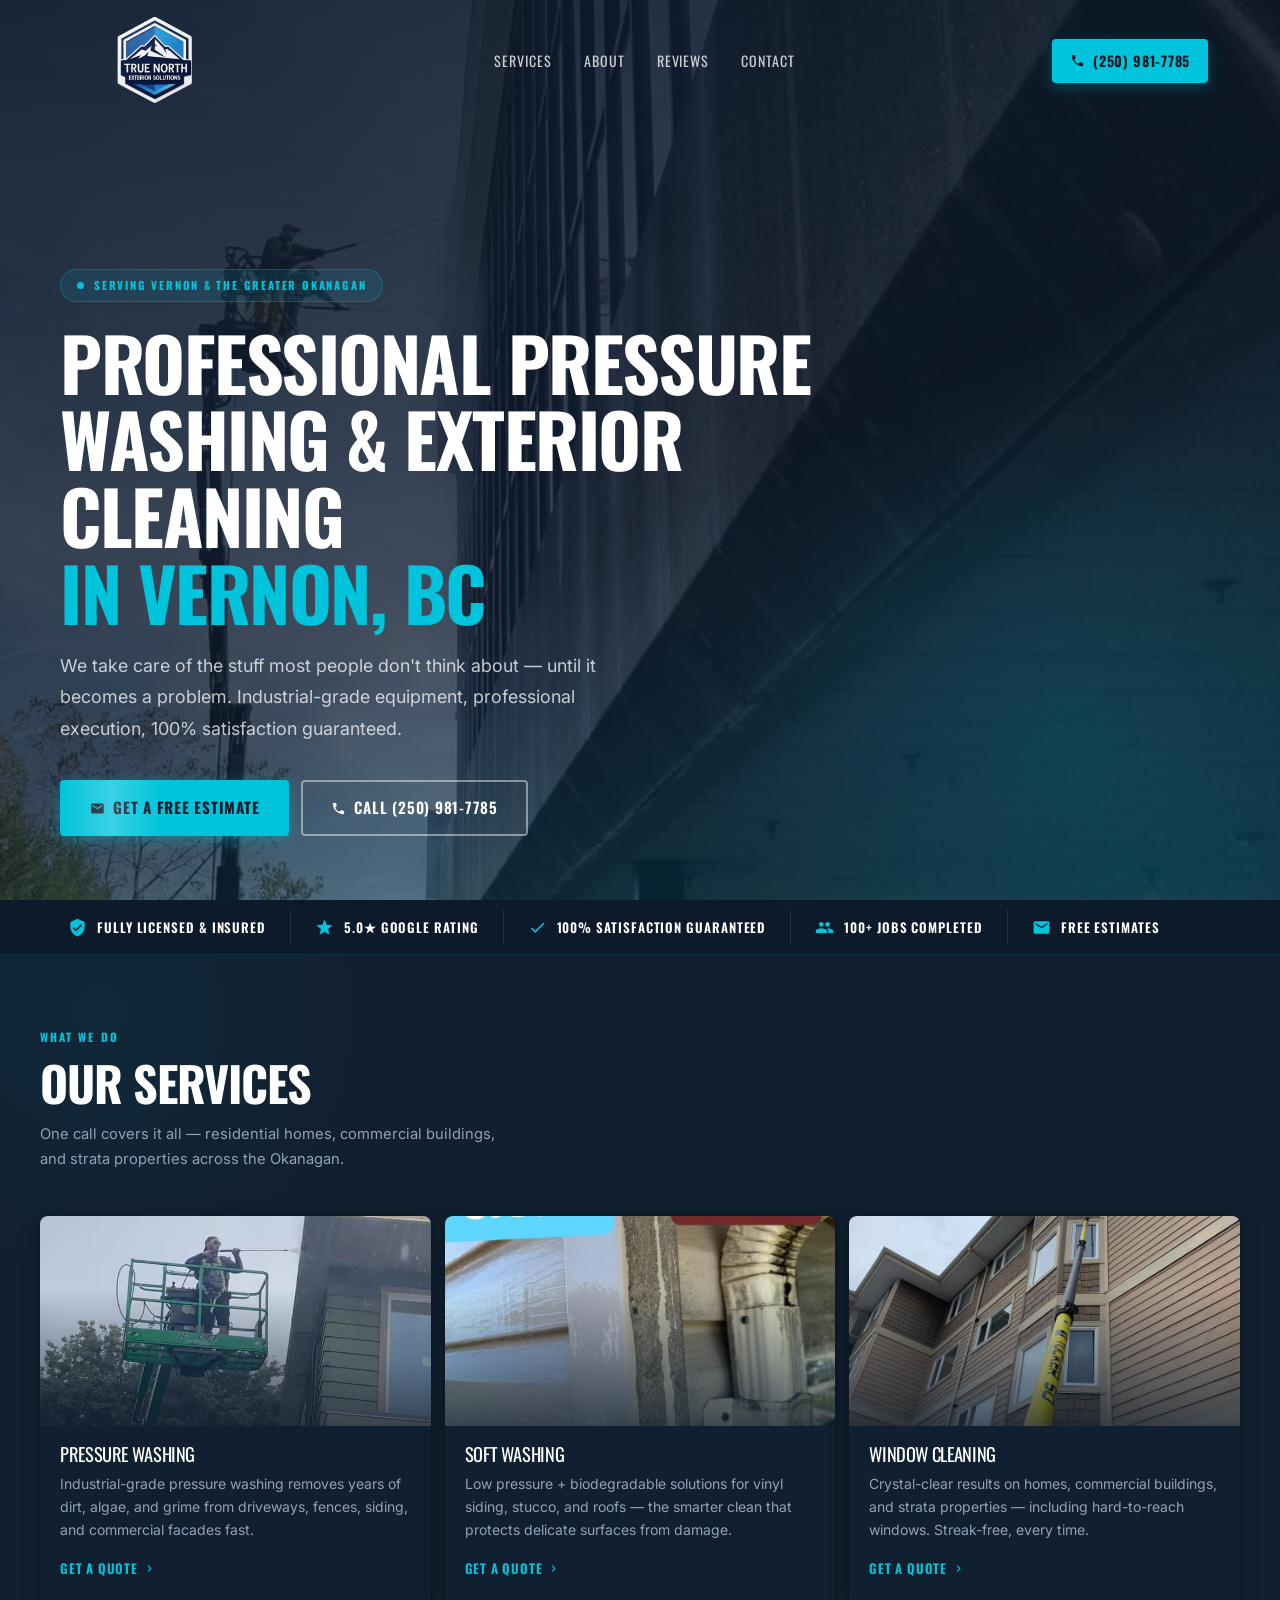
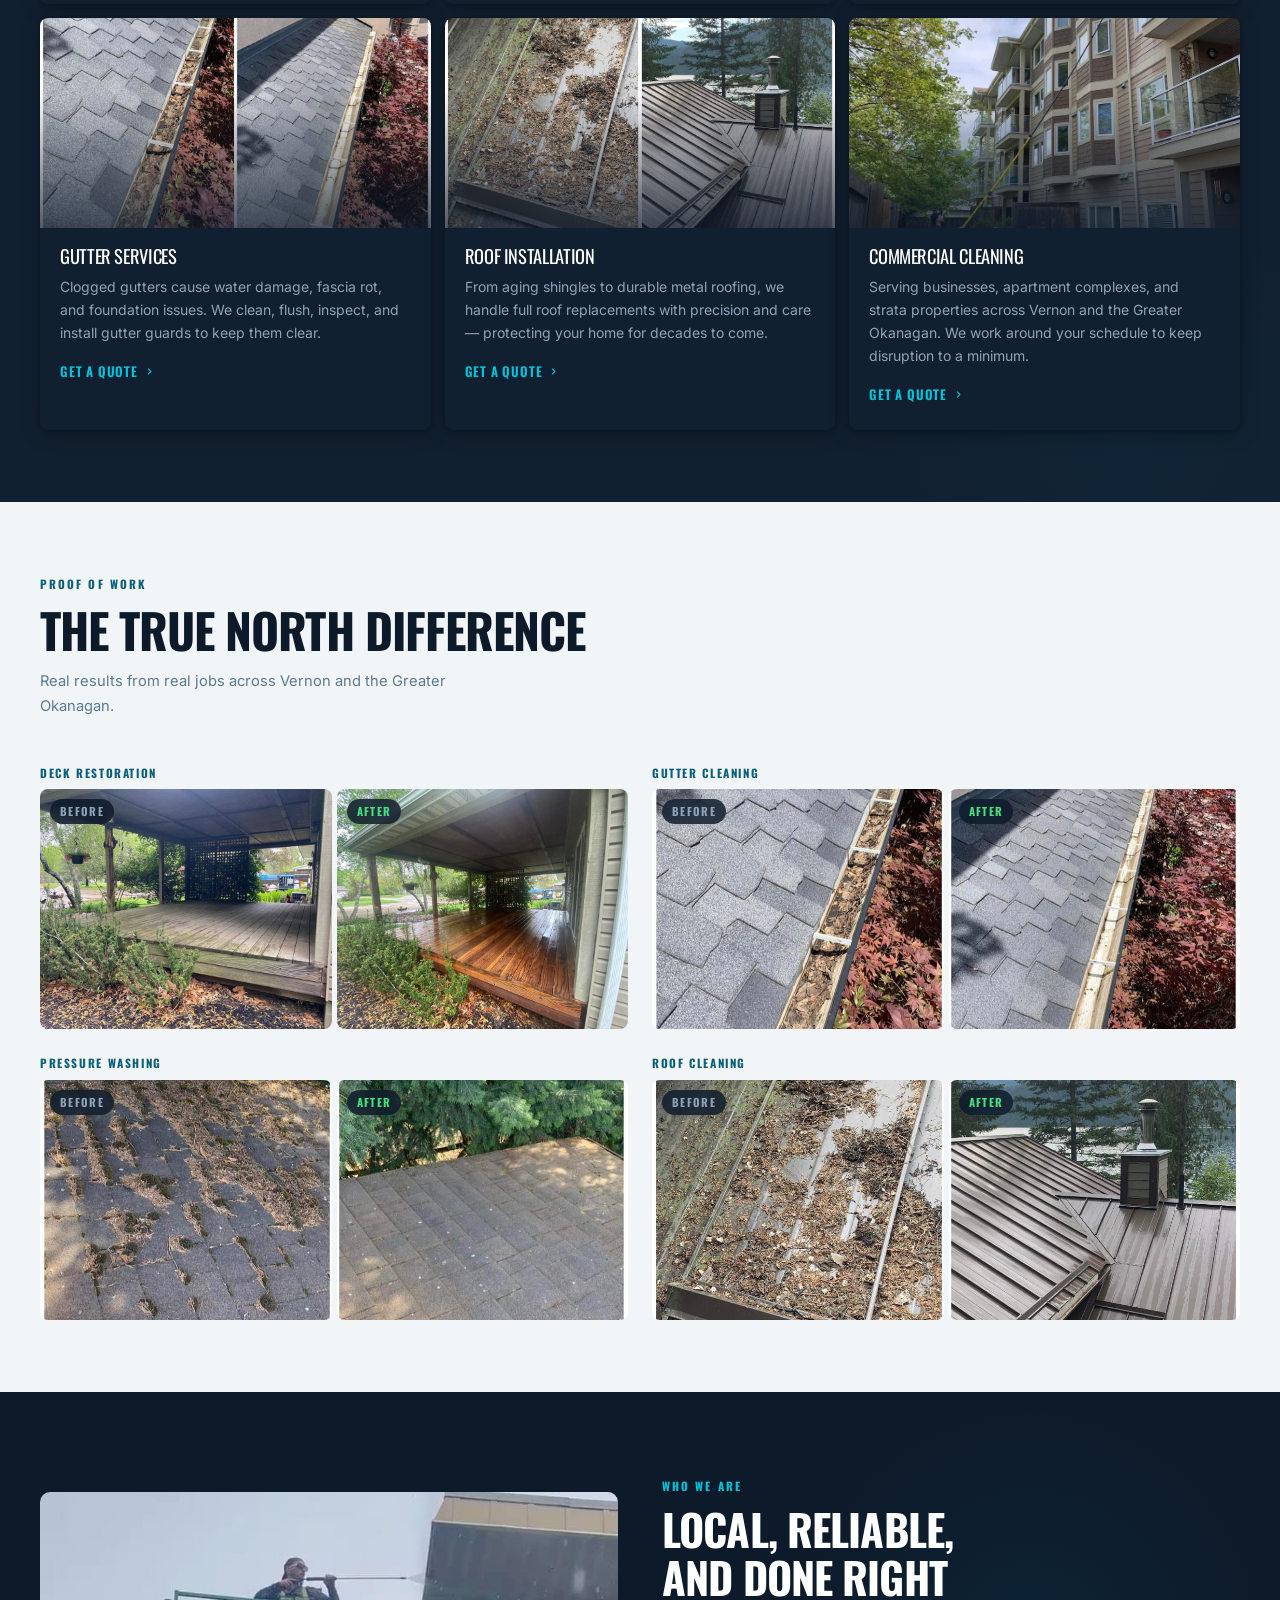
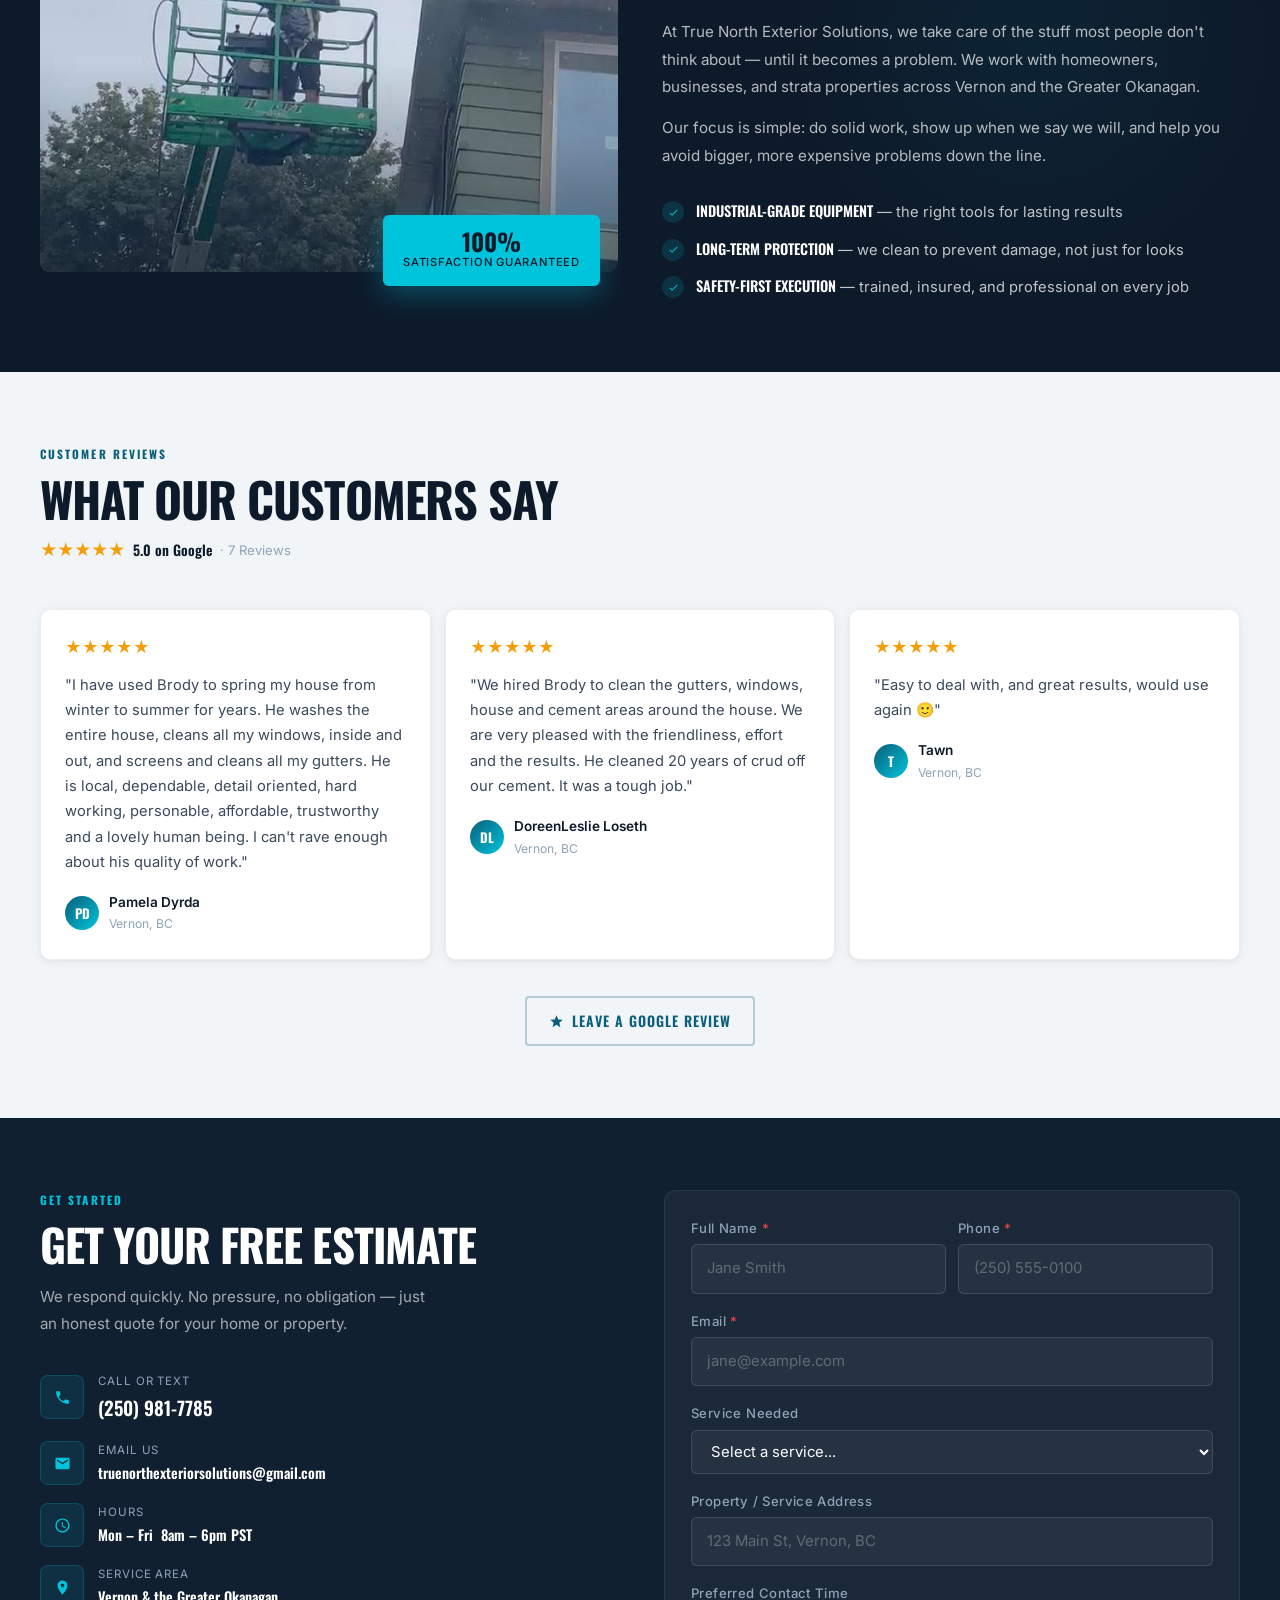
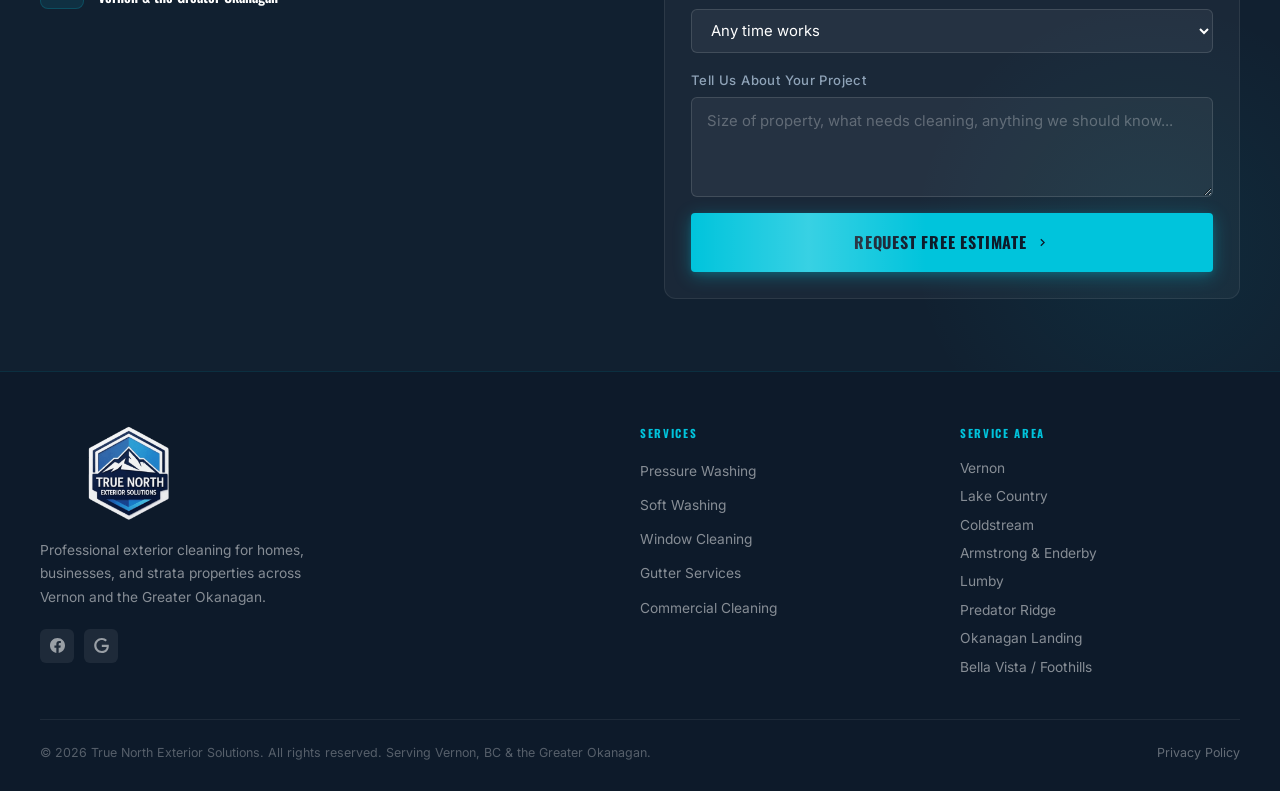
<file: index.html>
<!DOCTYPE html>
<html lang="en">
<head>
  <meta charset="UTF-8" />
  <meta name="viewport" content="width=device-width, initial-scale=1.0" />
  <title>Exterior Cleaning Vernon BC | True North Exterior Solutions</title>
  <meta name="description" content="Professional exterior cleaning in Vernon, BC — pressure washing, soft washing, window cleaning & gutter services. Serving the Greater Okanagan. Fully insured — free estimates." />
  <link rel="icon" href="brand_assets/favicon.png" type="image/png" />
  <link rel="canonical" href="[SITE URL]" />
  <meta name="robots" content="index, follow" />

  <!-- Open Graph -->
  <meta property="og:title" content="Exterior Cleaning Vernon BC | True North Exterior Solutions" />
  <meta property="og:description" content="Professional exterior cleaning in Vernon, BC — pressure washing, soft washing, window cleaning & gutter services. Serving the Greater Okanagan. Fully insured — free estimates." />
  <meta property="og:image" content="brand_assets/ogimage.png" />
  <meta property="og:url" content="[SITE URL]" />
  <meta property="og:type" content="website" />

  <!-- Twitter Card -->
  <meta name="twitter:card" content="summary_large_image" />
  <meta name="twitter:title" content="Exterior Cleaning Vernon BC | True North Exterior Solutions" />
  <meta name="twitter:description" content="Professional exterior cleaning in Vernon, BC — pressure washing, soft washing, window cleaning & gutter services. Fully insured — free estimates." />
  <meta name="twitter:image" content="brand_assets/ogimage.png" />

  <!-- Fonts: Oswald (headings) + Inter (body) — loaded async to avoid render blocking -->
  <link rel="preconnect" href="https://fonts.googleapis.com">
  <link rel="preconnect" href="https://fonts.gstatic.com" crossorigin>
  <link rel="preload" href="https://fonts.googleapis.com/css2?family=Oswald:wght@600;700&family=Inter:wght@400;500&display=swap" as="style" onload="this.onload=null;this.rel='stylesheet'">
  <noscript><link rel="stylesheet" href="https://fonts.googleapis.com/css2?family=Oswald:wght@600;700&family=Inter:wght@400;500&display=swap"></noscript>

  <!-- GA4 snippet: replace when G-ID is provided -->

  <!-- LocalBusiness JSON-LD -->
  <script type="application/ld+json">
  {
    "@context": "https://schema.org",
    "@type": "LocalBusiness",
    "name": "True North Exterior Solutions",
    "url": "[SITE URL]",
    "telephone": "+1-250-981-7785",
    "email": "truenorthexteriorsolutions@gmail.com",
    "address": {
      "@type": "PostalAddress",
      "addressLocality": "Vernon",
      "addressRegion": "BC",
      "addressCountry": "CA"
    },
    "geo": {
      "@type": "GeoCoordinates",
      "latitude": "50.2676",
      "longitude": "-119.2717"
    },
    "openingHoursSpecification": [
      {
        "@type": "OpeningHoursSpecification",
        "dayOfWeek": ["Monday","Tuesday","Wednesday","Thursday","Friday"],
        "opens": "08:00",
        "closes": "18:00"
      }
    ],
    "areaServed": "Vernon, Lake Country, Coldstream, Armstrong, Lumby, Enderby, Predator Ridge, Okanagan Landing, Bella Vista",
    "priceRange": "$$",
    "image": "brand_assets/ogimage.png",
    "sameAs": [
      "https://share.google/DB2XMLzUwXDr7lNIh",
      "https://www.facebook.com/profile.php?id=61550097914012"
    ],
    "aggregateRating": {
      "@type": "AggregateRating",
      "ratingValue": "5.0",
      "reviewCount": "7",
      "bestRating": "5"
    }
  }
  </script>

  <!-- FAQ JSON-LD -->
  <script type="application/ld+json">
  {
    "@context": "https://schema.org",
    "@type": "FAQPage",
    "mainEntity": [
      {
        "@type": "Question",
        "name": "What areas do you serve?",
        "acceptedAnswer": {
          "@type": "Answer",
          "text": "True North Exterior Solutions serves Vernon and surrounding communities including Lake Country, Coldstream, Armstrong, Lumby, Enderby, Predator Ridge, Okanagan Landing, and Bella Vista."
        }
      },
      {
        "@type": "Question",
        "name": "Are you licensed and insured?",
        "acceptedAnswer": {
          "@type": "Answer",
          "text": "Yes, True North Exterior Solutions is fully licensed and insured for all residential and commercial exterior cleaning work in British Columbia."
        }
      },
      {
        "@type": "Question",
        "name": "Do you offer free estimates?",
        "acceptedAnswer": {
          "@type": "Answer",
          "text": "Yes, we offer free estimates on all services. Fill out the form on our website or call us directly at (250) 981-7785."
        }
      },
      {
        "@type": "Question",
        "name": "What is the difference between pressure washing and soft washing?",
        "acceptedAnswer": {
          "@type": "Answer",
          "text": "Pressure washing uses high-pressure water to blast away dirt and debris — ideal for concrete, brick, and durable surfaces. Soft washing uses low pressure combined with biodegradable cleaning solutions, making it safe for delicate surfaces like vinyl siding, stucco, and roofs where high pressure could cause damage."
        }
      },
      {
        "@type": "Question",
        "name": "Do you clean commercial properties?",
        "acceptedAnswer": {
          "@type": "Answer",
          "text": "Yes, we serve residential homes, commercial buildings, apartment complexes, and strata properties across Vernon and the Greater Okanagan. We work around your schedule to minimize disruption."
        }
      }
    ]
  }
  </script>

  <!-- CDN removed for production — run build-css.mjs again if you add new Tailwind classes -->
  <link rel="stylesheet" href="styles.css">

  <style>
    :root {
      --navy: #0d1a2a;
      --navy-mid: #112030;
      --teal: #0a5f7a;
      --cyan: #00c4dc;
      --white: #ffffff;
      --gray-light: #f2f5f8;
      --text-muted: #8fa3b8;
    }

    *, *::before, *::after { box-sizing: border-box; }
    html { scroll-behavior: smooth; }

    body {
      font-family: 'Inter', sans-serif;
      color: var(--navy);
      background: var(--white);
      margin: 0;
      line-height: 1.7;
      overflow-x: hidden;
    }

    h1, h2, h3, h4 {
      font-family: 'Oswald', sans-serif;
      letter-spacing: -0.02em;
      line-height: 1.1;
    }

    /* NAV */
    #site-nav {
      position: fixed;
      top: 0; left: 0; right: 0;
      z-index: 100;
      transition: background 0.3s ease, box-shadow 0.3s ease;
    }
    #site-nav.scrolled {
      background: rgba(13, 26, 42, 0.96);
      backdrop-filter: blur(14px);
      -webkit-backdrop-filter: blur(14px);
      box-shadow: 0 2px 24px rgba(0,196,220,0.08);
    }
    .nav-inner {
      display: flex;
      align-items: center;
      justify-content: space-between;
      padding: 14px 20px;
      max-width: 1200px;
      margin: 0 auto;
    }
    #desktop-nav {
      display: none;
      align-items: center;
      gap: 32px;
    }
    #desktop-nav a {
      color: rgba(255,255,255,0.78);
      text-decoration: none;
      font-family: 'Oswald', sans-serif;
      font-size: 0.88rem;
      letter-spacing: 0.07em;
      text-transform: uppercase;
      transition: color 0.2s;
    }
    #desktop-nav a:hover { color: var(--cyan); }
    #desktop-nav a:focus-visible { outline: 2px solid var(--cyan); outline-offset: 3px; border-radius: 2px; }
    #nav-call {
      display: none;
      align-items: center;
      gap: 8px;
      background: var(--cyan);
      color: var(--navy);
      font-family: 'Oswald', sans-serif;
      font-weight: 700;
      font-size: 0.88rem;
      letter-spacing: 0.05em;
      text-transform: uppercase;
      padding: 10px 18px;
      border-radius: 4px;
      text-decoration: none;
      box-shadow: 0 4px 14px rgba(0,196,220,0.28);
      transition: background 0.2s, transform 0.15s cubic-bezier(0.34,1.56,0.64,1), box-shadow 0.2s;
    }
    #nav-call:hover { background: #00d4ee; transform: translateY(-1px); box-shadow: 0 6px 20px rgba(0,196,220,0.35); }
    #nav-call:active { transform: translateY(0); }
    #nav-call:focus-visible { outline: 2px solid var(--cyan); outline-offset: 3px; }

    @media (min-width: 768px) {
      #desktop-nav { display: flex; }
      #nav-call { display: inline-flex; }
      #nav-toggle { display: none !important; }
      .nav-inner { padding: 14px 32px; }
    }

    /* Hamburger */
    #nav-toggle {
      display: flex;
      flex-direction: column;
      gap: 5px;
      cursor: pointer;
      padding: 6px;
      background: none;
      border: none;
    }
    #nav-toggle span {
      display: block;
      width: 22px;
      height: 2px;
      background: white;
      border-radius: 2px;
      transition: transform 0.3s ease, opacity 0.3s ease;
    }
    #nav-toggle[aria-expanded="true"] span:nth-child(1) { transform: translateY(7px) rotate(45deg); }
    #nav-toggle[aria-expanded="true"] span:nth-child(2) { opacity: 0; }
    #nav-toggle[aria-expanded="true"] span:nth-child(3) { transform: translateY(-7px) rotate(-45deg); }

    /* Mobile menu */
    #mobile-menu {
      display: none;
      flex-direction: column;
      background: rgba(13,26,42,0.98);
      backdrop-filter: blur(14px);
      -webkit-backdrop-filter: blur(14px);
      border-top: 1px solid rgba(255,255,255,0.07);
    }
    #mobile-menu.open { display: flex; }
    #mobile-menu a {
      padding: 16px 20px;
      color: rgba(255,255,255,0.8);
      text-decoration: none;
      font-family: 'Oswald', sans-serif;
      font-size: 1.05rem;
      letter-spacing: 0.06em;
      text-transform: uppercase;
      border-bottom: 1px solid rgba(255,255,255,0.05);
      transition: color 0.2s, background 0.2s;
    }
    #mobile-menu a:hover { color: var(--cyan); background: rgba(0,196,220,0.05); }
    #mobile-menu a.cta { color: var(--cyan); }
    #mobile-menu a:focus-visible { outline: 2px solid var(--cyan); outline-offset: -2px; }

    /* Buttons */
    .btn-primary {
      display: inline-flex;
      align-items: center;
      gap: 8px;
      background: var(--cyan);
      color: var(--navy);
      font-family: 'Oswald', sans-serif;
      font-weight: 700;
      font-size: 0.95rem;
      letter-spacing: 0.05em;
      text-transform: uppercase;
      padding: 15px 30px;
      border-radius: 4px;
      text-decoration: none;
      border: none;
      cursor: pointer;
      box-shadow: 0 4px 18px rgba(0,196,220,0.32), 0 2px 6px rgba(0,196,220,0.14);
      transition: background 0.2s, transform 0.15s cubic-bezier(0.34,1.56,0.64,1), box-shadow 0.2s;
      white-space: nowrap;
    }
    .btn-primary:hover { background: #00d4ee; transform: translateY(-2px); box-shadow: 0 8px 28px rgba(0,196,220,0.4), 0 4px 10px rgba(0,196,220,0.18); }
    .btn-primary:active { transform: translateY(0); }
    .btn-primary:focus-visible { outline: 2px solid var(--cyan); outline-offset: 3px; }

    .btn-ghost {
      display: inline-flex;
      align-items: center;
      gap: 8px;
      background: transparent;
      color: white;
      font-family: 'Oswald', sans-serif;
      font-weight: 600;
      font-size: 0.95rem;
      letter-spacing: 0.05em;
      text-transform: uppercase;
      padding: 13px 28px;
      border-radius: 4px;
      border: 2px solid rgba(255,255,255,0.45);
      text-decoration: none;
      cursor: pointer;
      transition: border-color 0.2s, background 0.2s, transform 0.15s cubic-bezier(0.34,1.56,0.64,1);
      white-space: nowrap;
    }
    .btn-ghost:hover { border-color: var(--cyan); background: rgba(0,196,220,0.1); transform: translateY(-2px); }
    .btn-ghost:active { transform: translateY(0); }
    .btn-ghost:focus-visible { outline: 2px solid var(--cyan); outline-offset: 3px; }

    /* Trust bar */
    @keyframes trust-scroll {
      0% { transform: translateX(0); }
      100% { transform: translateX(-50%); }
    }
    .trust-track {
      display: flex;
      overflow: hidden;
      -webkit-overflow-scrolling: touch;
      scrollbar-width: none;
    }
    .trust-track::-webkit-scrollbar { display: none; }
    @media (max-width: 639px) {
      .trust-track > div { animation: trust-scroll 20s linear infinite; }
    }
    @media (min-width: 640px) {
      .trust-duplicates { display: none !important; }
    }
    @media (prefers-reduced-motion: reduce) {
      .trust-track > div { animation: none !important; }
    }
    .trust-item {
      display: flex;
      align-items: center;
      gap: 10px;
      padding: 16px 24px;
      white-space: nowrap;
      flex-shrink: 0;
    }
    .trust-item span {
      font-family: 'Oswald', sans-serif;
      font-size: 0.82rem;
      font-weight: 600;
      letter-spacing: 0.07em;
      text-transform: uppercase;
      color: white;
    }
    .trust-div {
      width: 1px;
      align-self: stretch;
      background: rgba(255,255,255,0.1);
      flex-shrink: 0;
      margin: 10px 0;
    }

    /* Service cards */
    .svc-card {
      position: relative;
      background: var(--navy-mid);
      border-radius: 8px;
      overflow: hidden;
      box-shadow: 0 4px 20px rgba(0,0,0,0.28), 0 1px 4px rgba(0,0,0,0.2);
      transition: transform 0.3s cubic-bezier(0.34,1.56,0.64,1), box-shadow 0.3s ease;
    }
    .svc-card:hover {
      transform: translateY(-6px);
      box-shadow: 0 16px 40px rgba(0,0,0,0.38), 0 4px 12px rgba(0,196,220,0.14);
    }
    .svc-card-img {
      width: 100%;
      height: 190px;
      object-fit: cover;
      display: block;
      transition: transform 0.5s ease;
    }
    .svc-card:hover .svc-card-img { transform: scale(1.05); }
    .svc-card-overlay {
      position: absolute;
      top: 0; left: 0; right: 0;
      height: 190px;
      background: linear-gradient(to bottom, transparent 35%, rgba(13,26,42,0.72) 100%);
      pointer-events: none;
    }
    .svc-card-body { padding: 18px 20px 22px; }
    .svc-card-body h3 {
      color: white;
      font-size: 1.15rem;
      margin: 0 0 8px;
      text-transform: uppercase;
    }
    .svc-card-body p {
      color: var(--text-muted);
      font-size: 0.875rem;
      line-height: 1.65;
      margin: 0 0 14px;
    }
    .svc-card-body a {
      color: var(--cyan);
      font-family: 'Oswald', sans-serif;
      font-weight: 600;
      font-size: 0.82rem;
      letter-spacing: 0.06em;
      text-transform: uppercase;
      text-decoration: none;
      display: inline-flex;
      align-items: center;
      gap: 5px;
      transition: gap 0.2s ease;
    }
    .svc-card-body a:hover { gap: 9px; }
    .svc-card-body a:focus-visible { outline: 2px solid var(--cyan); outline-offset: 2px; border-radius: 2px; }

    /* Before/After */
    .ba-wrap {
      position: relative;
      border-radius: 8px;
      overflow: hidden;
    }
    .ba-wrap img {
      width: 100%;
      height: 210px;
      object-fit: cover;
      display: block;
    }
    .ba-pill {
      position: absolute;
      top: 10px; left: 10px;
      font-family: 'Oswald', sans-serif;
      font-size: 0.7rem;
      font-weight: 700;
      letter-spacing: 0.12em;
      text-transform: uppercase;
      padding: 3px 10px;
      border-radius: 100px;
      backdrop-filter: blur(6px);
      -webkit-backdrop-filter: blur(6px);
    }

    /* Reviews */
    .review-card {
      background: white;
      border: 1px solid rgba(13,26,42,0.08);
      border-radius: 10px;
      padding: 24px;
      box-shadow: 0 2px 12px rgba(13,26,42,0.06), 0 1px 3px rgba(13,26,42,0.04);
      transition: transform 0.3s cubic-bezier(0.34,1.56,0.64,1), box-shadow 0.3s ease;
    }
    .review-card:hover {
      transform: translateY(-4px);
      box-shadow: 0 10px 28px rgba(13,26,42,0.1), 0 2px 6px rgba(0,196,220,0.06);
    }

    /* Form fields */
    .field { display: flex; flex-direction: column; gap: 5px; }
    .field label { font-size: 0.82rem; font-weight: 500; color: var(--text-muted); letter-spacing: 0.03em; }
    .field input,
    .field select,
    .field textarea {
      background: rgba(255,255,255,0.05);
      border: 1px solid rgba(255,255,255,0.13);
      border-radius: 6px;
      color: white;
      font-family: 'Inter', sans-serif;
      font-size: 0.93rem;
      padding: 11px 15px;
      outline: none;
      transition: border-color 0.2s, background 0.2s;
      width: 100%;
    }
    .field input::placeholder,
    .field textarea::placeholder { color: rgba(255,255,255,0.28); }
    .field input:focus,
    .field select:focus,
    .field textarea:focus {
      border-color: var(--cyan);
      background: rgba(0,196,220,0.05);
    }
    .field select option { background: #0d1a2a; color: white; }
    .field textarea { resize: vertical; min-height: 88px; }

    /* Section eyebrow */
    .eyebrow {
      font-family: 'Oswald', sans-serif;
      font-size: 0.72rem;
      font-weight: 700;
      letter-spacing: 0.18em;
      text-transform: uppercase;
      color: var(--cyan);
      display: block;
      margin-bottom: 10px;
    }

    /* Scroll-triggered fade — applied only after scroll begins */
    .fade-up { transition: opacity 0.6s ease, transform 0.7s cubic-bezier(0.34,1.56,0.64,1); }

    /* Button shimmer sweep */
    @keyframes btn-shimmer {
      0%   { transform: translateX(-120%) skewX(-15deg); }
      100% { transform: translateX(320%)  skewX(-15deg); }
    }
    .btn-primary {
      position: relative;
      overflow: hidden;
    }
    .btn-primary::after {
      content: '';
      position: absolute;
      top: 0; left: 0;
      width: 45%;
      height: 100%;
      background: linear-gradient(90deg, transparent, rgba(255,255,255,0.22), transparent);
      animation: btn-shimmer 3.2s ease-in-out infinite;
      pointer-events: none;
    }

    /* Floating badge */
    @keyframes float-badge {
      0%, 100% { transform: translateY(0); }
      50%       { transform: translateY(-7px); }
    }
    #satisfaction-badge {
      animation: float-badge 3.4s ease-in-out infinite;
    }

    /* Image hover lift — shared across photo containers */
    .photo-hover {
      transition: transform 0.35s cubic-bezier(0.34,1.56,0.64,1), box-shadow 0.35s ease;
    }
    .photo-hover:hover {
      transform: translateY(-5px) scale(1.02);
      box-shadow: 0 18px 48px rgba(0,0,0,0.3), 0 4px 12px rgba(0,196,220,0.12);
    }

    /* Grain texture overlay */
    .grain-layer {
      position: absolute;
      inset: 0;
      background-image: url("data:image/svg+xml,%3Csvg xmlns='http://www.w3.org/2000/svg' width='300' height='300'%3E%3Cfilter id='n'%3E%3CfeTurbulence type='fractalNoise' baseFrequency='0.8' numOctaves='4' stitchTiles='stitch'/%3E%3C/filter%3E%3Crect width='300' height='300' filter='url(%23n)' opacity='0.07'/%3E%3C/svg%3E");
      pointer-events: none;
      mix-blend-mode: overlay;
      z-index: 1;
    }
  </style>
</head>
<body>

<!-- ═══════════════════════════ NAV ═══════════════════════════ -->
<header id="site-nav" role="banner">
  <nav aria-label="Main navigation">
    <div class="nav-inner">
      <a href="/" aria-label="True North Exterior Solutions — home page">
        <img src="brand_assets/truenorthtransparentlogo.png" alt="True North Exterior Solutions" width="120" height="72" style="height:94px;width:auto;display:block;" />
      </a>

      <div id="desktop-nav">
        <a href="#services">Services</a>
        <a href="#about">About</a>
        <a href="#reviews">Reviews</a>
        <a href="#contact">Contact</a>
      </div>

      <div style="display:flex;align-items:center;gap:12px;">
        <a id="nav-call" href="tel:+12509817785" aria-label="Call True North Exterior Solutions at (250) 981-7785">
          <svg width="15" height="15" viewBox="0 0 24 24" fill="currentColor" aria-hidden="true"><path d="M6.62 10.79c1.44 2.83 3.76 5.14 6.59 6.59l2.2-2.2c.27-.27.67-.36 1.02-.24 1.12.37 2.33.57 3.57.57.55 0 1 .45 1 1V20c0 .55-.45 1-1 1-9.39 0-17-7.61-17-17 0-.55.45-1 1-1h3.5c.55 0 1 .45 1 1 0 1.25.2 2.45.57 3.57.11.35.03.74-.25 1.02l-2.2 2.2z"/></svg>
          (250) 981-7785
        </a>
        <button id="nav-toggle" aria-label="Open navigation menu" aria-expanded="false" aria-controls="mobile-menu">
          <span></span><span></span><span></span>
        </button>
      </div>
    </div>

    <div id="mobile-menu" role="navigation" aria-label="Mobile navigation">
      <a href="#services" onclick="closeMobileNav()">Services</a>
      <a href="#about" onclick="closeMobileNav()">About</a>
      <a href="#reviews" onclick="closeMobileNav()">Reviews</a>
      <a href="#contact" class="cta" onclick="closeMobileNav()">Get a Free Estimate</a>
      <a href="tel:+12509817785" class="cta" aria-label="Call True North at (250) 981-7785">&#9990; (250) 981-7785</a>
    </div>
  </nav>
</header>

<main>

<!-- ═══════════════════════════ HERO ═══════════════════════════ -->
<section id="hero" style="position:relative;min-height:100svh;display:flex;align-items:flex-end;overflow:hidden;">
  <!-- Background photo -->
  <img src="brand_assets/workphoto1.jpg" alt="" role="presentation" width="1440" height="900"
    style="position:absolute;inset:0;width:100%;height:100%;object-fit:cover;display:block;z-index:0;" />
  <!-- Dark overlay -->
  <div style="position:absolute;inset:0;z-index:1;background:linear-gradient(155deg,rgba(13,26,42,0.93) 0%,rgba(13,26,42,0.76) 55%,rgba(10,95,122,0.48) 100%);"></div>
  <!-- Cyan radial glow -->
  <div style="position:absolute;z-index:1;bottom:-20%;right:-10%;width:700px;height:700px;border-radius:50%;background:radial-gradient(circle,rgba(0,196,220,0.11) 0%,transparent 68%);pointer-events:none;"></div>
  <!-- Grain -->
  <div class="grain-layer" style="z-index:2;"></div>

  <div style="position:relative;z-index:3;width:100%;max-width:1200px;margin:0 auto;padding:130px 20px 64px;">
    <!-- Badge -->
    <div style="display:inline-flex;align-items:center;gap:10px;background:rgba(0,196,220,0.1);border:1px solid rgba(0,196,220,0.28);border-radius:100px;padding:6px 16px;margin-bottom:22px;">
      <span style="width:7px;height:7px;border-radius:50%;background:var(--cyan);display:block;flex-shrink:0;"></span>
      <span style="font-family:'Oswald',sans-serif;font-size:0.7rem;font-weight:700;letter-spacing:0.16em;text-transform:uppercase;color:var(--cyan);">Serving Vernon &amp; the Greater Okanagan</span>
    </div>

    <h1 style="font-family:'Oswald',sans-serif;font-size:clamp(2.4rem,7vw,4.6rem);font-weight:700;color:white;line-height:1.04;letter-spacing:-0.02em;margin:0 0 20px;max-width:840px;text-transform:uppercase;">
      Professional Pressure Washing &amp; Exterior Cleaning<br>
      <span style="color:var(--cyan);">in Vernon, BC</span>
    </h1>

    <p style="font-size:clamp(0.97rem,2.2vw,1.12rem);color:rgba(255,255,255,0.75);max-width:540px;line-height:1.75;margin:0 0 36px;">
      We take care of the stuff most people don't think about — until it becomes a problem. Industrial-grade equipment, professional execution, 100% satisfaction guaranteed.
    </p>

    <div style="display:flex;flex-direction:column;gap:12px;align-items:flex-start;" id="hero-ctas">
      <a href="#contact" class="btn-primary" style="width:100%;justify-content:center;max-width:280px;">
        <svg width="15" height="15" viewBox="0 0 24 24" fill="currentColor" aria-hidden="true"><path d="M20 4H4c-1.1 0-2 .9-2 2v12c0 1.1.9 2 2 2h16c1.1 0 2-.9 2-2V6c0-1.1-.9-2-2-2zm0 4l-8 5-8-5V6l8 5 8-5v2z"/></svg>
        Get a Free Estimate
      </a>
      <a href="tel:+12509817785" class="btn-ghost" style="width:100%;justify-content:center;max-width:280px;" aria-label="Call True North Exterior Solutions at (250) 981-7785">
        <svg width="15" height="15" viewBox="0 0 24 24" fill="currentColor" aria-hidden="true"><path d="M6.62 10.79c1.44 2.83 3.76 5.14 6.59 6.59l2.2-2.2c.27-.27.67-.36 1.02-.24 1.12.37 2.33.57 3.57.57.55 0 1 .45 1 1V20c0 .55-.45 1-1 1-9.39 0-17-7.61-17-17 0-.55.45-1 1-1h3.5c.55 0 1 .45 1 1 0 1.25.2 2.45.57 3.57.11.35.03.74-.25 1.02l-2.2 2.2z"/></svg>
        Call (250) 981-7785
      </a>
    </div>
    <style>
      @media (min-width: 480px) {
        #hero-ctas { flex-direction: row !important; align-items: center !important; }
        #hero-ctas a { width: auto !important; max-width: none !important; justify-content: flex-start !important; }
      }
    </style>

  </div>
</section>

<!-- ═══════════════════════════ TRUST BAR ═══════════════════════════ -->
<section aria-label="Trust signals" style="background:var(--navy);border-bottom:1px solid rgba(0,196,220,0.14);">
  <div class="trust-track" style="max-width:1200px;margin:0 auto;padding:0 4px;">
    <div style="display:flex;align-items:stretch;min-width:max-content;">

      <div class="trust-item">
        <svg width="19" height="19" viewBox="0 0 24 24" fill="var(--cyan)" aria-hidden="true"><path d="M12 1L3 5v6c0 5.55 3.84 10.74 9 12 5.16-1.26 9-6.45 9-12V5l-9-4zm-2 16l-4-4 1.41-1.41L10 14.17l6.59-6.59L18 9l-8 8z"/></svg>
        <span>Fully Licensed &amp; Insured</span>
      </div>
      <div class="trust-div"></div>

      <div class="trust-item">
        <svg width="19" height="19" viewBox="0 0 24 24" fill="var(--cyan)" aria-hidden="true"><path d="M12 17.27L18.18 21l-1.64-7.03L22 9.24l-7.19-.61L12 2 9.19 8.63 2 9.24l5.46 4.73L5.82 21z"/></svg>
        <span>5.0&#9733; Google Rating</span>
      </div>
      <div class="trust-div"></div>

      <div class="trust-item">
        <svg width="19" height="19" viewBox="0 0 24 24" fill="var(--cyan)" aria-hidden="true"><path d="M9 16.17L4.83 12l-1.42 1.41L9 19 21 7l-1.41-1.41z"/></svg>
        <span>100% Satisfaction Guaranteed</span>
      </div>
      <div class="trust-div"></div>

      <div class="trust-item">
        <svg width="19" height="19" viewBox="0 0 24 24" fill="var(--cyan)" aria-hidden="true"><path d="M16 11c1.66 0 2.99-1.34 2.99-3S17.66 5 16 5c-1.66 0-3 1.34-3 3s1.34 3 3 3zm-8 0c1.66 0 2.99-1.34 2.99-3S9.66 5 8 5C6.34 5 5 6.34 5 8s1.34 3 3 3zm0 2c-2.33 0-7 1.17-7 3.5V19h14v-2.5c0-2.33-4.67-3.5-7-3.5zm8 0c-.29 0-.62.02-.97.05 1.16.84 1.97 1.97 1.97 3.45V19h6v-2.5c0-2.33-4.67-3.5-7-3.5z"/></svg>
        <span>100+ Jobs Completed</span>
      </div>
      <div class="trust-div"></div>

      <div class="trust-item">
        <svg width="19" height="19" viewBox="0 0 24 24" fill="var(--cyan)" aria-hidden="true"><path d="M20 4H4c-1.1 0-2 .9-2 2v12c0 1.1.9 2 2 2h16c1.1 0 2-.9 2-2V6c0-1.1-.9-2-2-2zm0 4l-8 5-8-5V6l8 5 8-5v2z"/></svg>
        <span>Free Estimates</span>
      </div>

      <!-- Duplicate for seamless mobile marquee — hidden on desktop via trust-duplicates class -->
      <div class="trust-duplicates" style="display:contents">
      <div class="trust-div"></div>
      <div class="trust-item" aria-hidden="true">
        <svg width="19" height="19" viewBox="0 0 24 24" fill="var(--cyan)" aria-hidden="true"><path d="M12 1L3 5v6c0 5.55 3.84 10.74 9 12 5.16-1.26 9-6.45 9-12V5l-9-4zm-2 16l-4-4 1.41-1.41L10 14.17l6.59-6.59L18 9l-8 8z"/></svg>
        <span>Fully Licensed &amp; Insured</span>
      </div>
      <div class="trust-div"></div>
      <div class="trust-item" aria-hidden="true">
        <svg width="19" height="19" viewBox="0 0 24 24" fill="var(--cyan)" aria-hidden="true"><path d="M12 17.27L18.18 21l-1.64-7.03L22 9.24l-7.19-.61L12 2 9.19 8.63 2 9.24l5.46 4.73L5.82 21z"/></svg>
        <span>5.0&#9733; Google Rating</span>
      </div>
      <div class="trust-div"></div>
      <div class="trust-item" aria-hidden="true">
        <svg width="19" height="19" viewBox="0 0 24 24" fill="var(--cyan)" aria-hidden="true"><path d="M9 16.17L4.83 12l-1.42 1.41L9 19 21 7l-1.41-1.41z"/></svg>
        <span>100% Satisfaction Guaranteed</span>
      </div>
      <div class="trust-div"></div>
      <div class="trust-item" aria-hidden="true">
        <svg width="19" height="19" viewBox="0 0 24 24" fill="var(--cyan)" aria-hidden="true"><path d="M16 11c1.66 0 2.99-1.34 2.99-3S17.66 5 16 5c-1.66 0-3 1.34-3 3s1.34 3 3 3zm-8 0c1.66 0 2.99-1.34 2.99-3S9.66 5 8 5C6.34 5 5 6.34 5 8s1.34 3 3 3zm0 2c-2.33 0-7 1.17-7 3.5V19h14v-2.5c0-2.33-4.67-3.5-7-3.5zm8 0c-.29 0-.62.02-.97.05 1.16.84 1.97 1.97 1.97 3.45V19h6v-2.5c0-2.33-4.67-3.5-7-3.5z"/></svg>
        <span>100+ Jobs Completed</span>
      </div>
      <div class="trust-div"></div>
      <div class="trust-item" aria-hidden="true">
        <svg width="19" height="19" viewBox="0 0 24 24" fill="var(--cyan)" aria-hidden="true"><path d="M20 4H4c-1.1 0-2 .9-2 2v12c0 1.1.9 2 2 2h16c1.1 0 2-.9 2-2V6c0-1.1-.9-2-2-2zm0 4l-8 5-8-5V6l8 5 8-5v2z"/></svg>
        <span>Free Estimates</span>
      </div>
      </div><!-- end trust-duplicates -->

    </div>
  </div>
</section>

<!-- ═══════════════════════════ SERVICES ═══════════════════════════ -->
<section id="services" style="position:relative;padding:72px 20px;background:var(--navy-mid);overflow:hidden;">
  <!-- bg glow -->
  <div style="position:absolute;top:-220px;left:-180px;width:560px;height:560px;border-radius:50%;background:radial-gradient(circle,rgba(0,196,220,0.05) 0%,transparent 68%);pointer-events:none;"></div>
  <div style="position:absolute;bottom:-180px;right:-100px;width:500px;height:500px;border-radius:50%;background:radial-gradient(circle,rgba(10,95,122,0.08) 0%,transparent 68%);pointer-events:none;"></div>

  <div style="max-width:1200px;margin:0 auto;">
    <div style="margin-bottom:44px;" class="fade-up">
      <span class="eyebrow">What We Do</span>
      <h2 style="font-family:'Oswald',sans-serif;font-size:clamp(1.9rem,5vw,3rem);font-weight:700;color:white;margin:0 0 12px;text-transform:uppercase;">Our Services</h2>
      <p style="color:var(--text-muted);max-width:460px;margin:0;font-size:0.92rem;line-height:1.7;">One call covers it all — residential homes, commercial buildings, and strata properties across the Okanagan.</p>
    </div>

    <!-- 2-col mobile / 3-col desktop grid -->
    <div style="display:grid;grid-template-columns:repeat(2,1fr);gap:14px;" id="services-grid">

      <!-- Pressure Washing -->
      <article class="svc-card fade-up">
        <img class="svc-card-img" src="brand_assets/workphoto2.jpg" alt="Pressure washing residential exterior from scissor lift in Vernon BC" width="400" height="190" loading="lazy" />
        <div class="svc-card-overlay"></div>
        <div class="svc-card-body">
          <h3>Pressure Washing</h3>
          <p>Industrial-grade pressure washing removes years of dirt, algae, and grime from driveways, fences, siding, and commercial facades fast.</p>
          <a href="#contact">Get a Quote <svg width="13" height="13" viewBox="0 0 24 24" fill="currentColor" aria-hidden="true"><path d="M8.59 16.59L13.17 12 8.59 7.41 10 6l6 6-6 6z"/></svg></a>
        </div>
      </article>

      <!-- Soft Washing -->
      <article class="svc-card fade-up" style="transition-delay:0.07s;">
        <img class="svc-card-img" src="brand_assets/workphoto3.jpg" alt="Clean vs dirty siding comparison showing soft washing results" width="400" height="190" loading="lazy" />
        <div class="svc-card-overlay"></div>
        <div class="svc-card-body">
          <h3>Soft Washing</h3>
          <p>Low pressure + biodegradable solutions for vinyl siding, stucco, and roofs — the smarter clean that protects delicate surfaces from damage.</p>
          <a href="#contact">Get a Quote <svg width="13" height="13" viewBox="0 0 24 24" fill="currentColor" aria-hidden="true"><path d="M8.59 16.59L13.17 12 8.59 7.41 10 6l6 6-6 6z"/></svg></a>
        </div>
      </article>

      <!-- Window Cleaning -->
      <article class="svc-card fade-up" style="transition-delay:0.14s;">
        <img class="svc-card-img" src="brand_assets/workphoto4.jpg" alt="Water-fed pole window cleaning on multi-storey apartment building" width="400" height="190" loading="lazy" />
        <div class="svc-card-overlay"></div>
        <div class="svc-card-body">
          <h3>Window Cleaning</h3>
          <p>Crystal-clear results on homes, commercial buildings, and strata properties — including hard-to-reach windows. Streak-free, every time.</p>
          <a href="#contact">Get a Quote <svg width="13" height="13" viewBox="0 0 24 24" fill="currentColor" aria-hidden="true"><path d="M8.59 16.59L13.17 12 8.59 7.41 10 6l6 6-6 6z"/></svg></a>
        </div>
      </article>

      <!-- Gutter Services -->
      <article class="svc-card fade-up" style="transition-delay:0.21s;">
        <img class="svc-card-img" src="brand_assets/workphoto9.jpg" alt="Before and after gutter cleaning in Vernon BC" width="400" height="190" loading="lazy" />
        <div class="svc-card-overlay"></div>
        <div class="svc-card-body">
          <h3>Gutter Services</h3>
          <p>Clogged gutters cause water damage, fascia rot, and foundation issues. We clean, flush, inspect, and install gutter guards to keep them clear.</p>
          <a href="#contact">Get a Quote <svg width="13" height="13" viewBox="0 0 24 24" fill="currentColor" aria-hidden="true"><path d="M8.59 16.59L13.17 12 8.59 7.41 10 6l6 6-6 6z"/></svg></a>
        </div>
      </article>

      <!-- Roof Installation -->
      <article class="svc-card fade-up" style="transition-delay:0.28s;">
        <img class="svc-card-img" src="brand_assets/workphoto7.jpg" alt="Before and after roof installation in Vernon BC — old shingles replaced with new metal roof" width="400" height="190" loading="lazy" />
        <div class="svc-card-overlay"></div>
        <div class="svc-card-body">
          <h3>Roof Installation</h3>
          <p>From aging shingles to durable metal roofing, we handle full roof replacements with precision and care — protecting your home for decades to come.</p>
          <a href="#contact">Get a Quote <svg width="13" height="13" viewBox="0 0 24 24" fill="currentColor" aria-hidden="true"><path d="M8.59 16.59L13.17 12 8.59 7.41 10 6l6 6-6 6z"/></svg></a>
        </div>
      </article>

      <!-- Commercial -->
      <article class="svc-card fade-up" style="transition-delay:0.35s;">
        <img class="svc-card-img" src="brand_assets/workphoto5.jpg" alt="Commercial exterior cleaning on multi-storey apartment complex in the Okanagan" width="800" height="190" loading="lazy" style="height:190px;" />
        <div class="svc-card-overlay"></div>
        <div class="svc-card-body">
          <h3>Commercial Cleaning</h3>
          <p>Serving businesses, apartment complexes, and strata properties across Vernon and the Greater Okanagan. We work around your schedule to keep disruption to a minimum.</p>
          <a href="#contact">Get a Quote <svg width="13" height="13" viewBox="0 0 24 24" fill="currentColor" aria-hidden="true"><path d="M8.59 16.59L13.17 12 8.59 7.41 10 6l6 6-6 6z"/></svg></a>
        </div>
      </article>

    </div>
  </div>

  <style>
    @media (min-width: 768px) {
      #services-grid { grid-template-columns: repeat(3,1fr) !important; }
      .svc-card-img { height: 210px !important; }
      .svc-card-overlay { height: 210px !important; }
    }
  </style>
</section>

<!-- ═══════════════════════════ BEFORE / AFTER ═══════════════════════════ -->
<section style="padding:72px 20px;background:var(--gray-light);">
  <div style="max-width:1200px;margin:0 auto;">
    <div style="margin-bottom:44px;" class="fade-up">
      <span class="eyebrow" style="color:var(--teal);">Proof of Work</span>
      <h2 style="font-family:'Oswald',sans-serif;font-size:clamp(1.9rem,5vw,3rem);font-weight:700;color:var(--navy);margin:0 0 12px;text-transform:uppercase;">The True North Difference</h2>
      <p style="color:#5a7a8e;max-width:460px;margin:0;font-size:0.92rem;line-height:1.7;">Real results from real jobs across Vernon and the Greater Okanagan.</p>
    </div>

    <div style="display:grid;grid-template-columns:1fr;gap:16px;" id="ba-grid">

      <!-- Deck -->
      <div class="fade-up">
        <p style="font-family:'Oswald',sans-serif;font-size:0.72rem;font-weight:700;letter-spacing:0.14em;text-transform:uppercase;color:var(--teal);margin:0 0 7px;">Deck Restoration</p>
        <div style="display:grid;grid-template-columns:1fr 1fr;gap:5px;">
          <div class="ba-wrap photo-hover">
            <img src="brand_assets/before1.jpg" alt="Weathered deck before cleaning" width="300" height="210" loading="lazy" />
            <span class="ba-pill" style="background:rgba(13,26,42,0.82);color:var(--text-muted);">Before</span>
          </div>
          <div class="ba-wrap photo-hover">
            <img src="brand_assets/after1.jpg" alt="Deck fully restored after pressure washing" width="300" height="210" loading="lazy" />
            <span class="ba-pill" style="background:rgba(13,26,42,0.82);color:#4ade80;">After</span>
          </div>
        </div>
      </div>

      <!-- Gutters -->
      <div class="fade-up" style="transition-delay:0.09s;">
        <p style="font-family:'Oswald',sans-serif;font-size:0.72rem;font-weight:700;letter-spacing:0.14em;text-transform:uppercase;color:var(--teal);margin:0 0 7px;">Gutter Cleaning</p>
        <div style="display:grid;grid-template-columns:1fr 1fr;gap:5px;">
          <div class="ba-wrap photo-hover">
            <div role="img" aria-label="Gutters clogged with debris before cleaning" style="width:100%;height:210px;background:url('brand_assets/workphoto9.jpg') left center / 200% auto no-repeat;"></div>
            <span class="ba-pill" style="background:rgba(13,26,42,0.82);color:var(--text-muted);">Before</span>
          </div>
          <div class="ba-wrap photo-hover">
            <div role="img" aria-label="Clean gutters after professional gutter cleaning" style="width:100%;height:210px;background:url('brand_assets/workphoto9.jpg') right center / 200% auto no-repeat;"></div>
            <span class="ba-pill" style="background:rgba(13,26,42,0.82);color:#4ade80;">After</span>
          </div>
        </div>
      </div>

      <!-- Pavers -->
      <div class="fade-up" style="transition-delay:0.18s;">
        <p style="font-family:'Oswald',sans-serif;font-size:0.72rem;font-weight:700;letter-spacing:0.14em;text-transform:uppercase;color:var(--teal);margin:0 0 7px;">Pressure Washing</p>
        <div style="display:grid;grid-template-columns:1fr 1fr;gap:5px;">
          <div class="ba-wrap photo-hover">
            <div role="img" aria-label="Paver driveway stained with moss and dirt before pressure washing" style="width:100%;height:210px;background:url('brand_assets/workphoto8.jpg') left center / 200% auto no-repeat;"></div>
            <span class="ba-pill" style="background:rgba(13,26,42,0.82);color:var(--text-muted);">Before</span>
          </div>
          <div class="ba-wrap photo-hover">
            <div role="img" aria-label="Paver driveway fully restored after pressure washing" style="width:100%;height:210px;background:url('brand_assets/workphoto8.jpg') right center / 200% auto no-repeat;"></div>
            <span class="ba-pill" style="background:rgba(13,26,42,0.82);color:#4ade80;">After</span>
          </div>
        </div>
      </div>

      <!-- Roof -->
      <div class="fade-up" style="transition-delay:0.27s;">
        <p style="font-family:'Oswald',sans-serif;font-size:0.72rem;font-weight:700;letter-spacing:0.14em;text-transform:uppercase;color:var(--teal);margin:0 0 7px;">Roof Cleaning</p>
        <div style="display:grid;grid-template-columns:1fr 1fr;gap:5px;">
          <div class="ba-wrap photo-hover">
            <div role="img" aria-label="Roof covered in moss and debris before cleaning" style="width:100%;height:210px;background:url('brand_assets/workphoto7.jpg') left center / 200% auto no-repeat;"></div>
            <span class="ba-pill" style="background:rgba(13,26,42,0.82);color:var(--text-muted);">Before</span>
          </div>
          <div class="ba-wrap photo-hover">
            <div role="img" aria-label="Clean roof after professional roof cleaning" style="width:100%;height:210px;background:url('brand_assets/workphoto7.jpg') right center / 200% auto no-repeat;"></div>
            <span class="ba-pill" style="background:rgba(13,26,42,0.82);color:#4ade80;">After</span>
          </div>
        </div>
      </div>

    </div>

    <style>
      @media (min-width: 640px) {
        #ba-grid { grid-template-columns: 1fr 1fr !important; gap: 20px !important; }
      }
      @media (min-width: 768px) {
        #ba-grid { gap: 24px !important; }
        .ba-wrap img, .ba-wrap > div[role="img"] { height: 240px !important; }
      }
    </style>
  </div>
</section>

<!-- ═══════════════════════════ ABOUT ═══════════════════════════ -->
<section id="about" style="position:relative;padding:72px 20px;background:var(--navy);overflow:hidden;">
  <div style="position:absolute;top:0;right:0;width:500px;height:500px;border-radius:50%;background:radial-gradient(circle,rgba(0,196,220,0.055) 0%,transparent 68%);pointer-events:none;"></div>

  <div style="max-width:1200px;margin:0 auto;display:grid;grid-template-columns:1fr;gap:44px;align-items:center;" id="about-grid">

    <!-- Photo -->
    <div class="fade-up" style="position:relative;">
      <div style="border-radius:10px;overflow:hidden;position:relative;">
        <img src="brand_assets/workphoto2.jpg" alt="True North Exterior Solutions worker on scissor lift cleaning building exterior" width="600" height="400" loading="lazy"
          style="width:100%;height:300px;object-fit:cover;display:block;" />
        <div style="position:absolute;inset:0;background:linear-gradient(to top,rgba(13,26,42,0.55) 0%,transparent 55%);"></div>
      </div>
      <!-- Badge -->
      <div id="satisfaction-badge" style="position:absolute;bottom:-14px;right:18px;background:var(--cyan);color:var(--navy);padding:14px 20px;border-radius:6px;box-shadow:0 8px 28px rgba(0,196,220,0.32);text-align:center;">
        <p style="margin:0;font-family:'Oswald',sans-serif;font-size:1.5rem;font-weight:700;line-height:1;">100%</p>
        <p style="margin:0;font-size:0.7rem;font-weight:500;letter-spacing:0.07em;text-transform:uppercase;">Satisfaction Guaranteed</p>
      </div>
    </div>

    <!-- Text -->
    <div class="fade-up" style="transition-delay:0.1s;padding-top:12px;">
      <span class="eyebrow">Who We Are</span>
      <h2 style="font-family:'Oswald',sans-serif;font-size:clamp(1.8rem,4vw,2.7rem);font-weight:700;color:white;margin:0 0 18px;text-transform:uppercase;">Local, Reliable,<br>and Done Right</h2>
      <p style="color:rgba(255,255,255,0.7);line-height:1.8;margin:0 0 14px;font-size:0.95rem;">At True North Exterior Solutions, we take care of the stuff most people don't think about — until it becomes a problem. We work with homeowners, businesses, and strata properties across Vernon and the Greater Okanagan.</p>
      <p style="color:rgba(255,255,255,0.7);line-height:1.8;margin:0 0 30px;font-size:0.95rem;">Our focus is simple: do solid work, show up when we say we will, and help you avoid bigger, more expensive problems down the line.</p>

      <ul style="list-style:none;padding:0;margin:0;display:flex;flex-direction:column;gap:12px;">
        <li style="display:flex;align-items:flex-start;gap:12px;">
          <div style="flex-shrink:0;width:22px;height:22px;border-radius:50%;background:rgba(0,196,220,0.15);display:flex;align-items:center;justify-content:center;margin-top:2px;">
            <svg width="11" height="11" viewBox="0 0 24 24" fill="var(--cyan)" aria-hidden="true"><path d="M9 16.17L4.83 12l-1.42 1.41L9 19 21 7l-1.41-1.41z"/></svg>
          </div>
          <p style="margin:0;font-size:0.92rem;color:rgba(255,255,255,0.75);line-height:1.6;"><strong style="color:white;font-family:'Oswald',sans-serif;font-weight:600;text-transform:uppercase;font-size:0.9rem;">Industrial-grade equipment</strong> — the right tools for lasting results</p>
        </li>
        <li style="display:flex;align-items:flex-start;gap:12px;">
          <div style="flex-shrink:0;width:22px;height:22px;border-radius:50%;background:rgba(0,196,220,0.15);display:flex;align-items:center;justify-content:center;margin-top:2px;">
            <svg width="11" height="11" viewBox="0 0 24 24" fill="var(--cyan)" aria-hidden="true"><path d="M9 16.17L4.83 12l-1.42 1.41L9 19 21 7l-1.41-1.41z"/></svg>
          </div>
          <p style="margin:0;font-size:0.92rem;color:rgba(255,255,255,0.75);line-height:1.6;"><strong style="color:white;font-family:'Oswald',sans-serif;font-weight:600;text-transform:uppercase;font-size:0.9rem;">Long-term protection</strong> — we clean to prevent damage, not just for looks</p>
        </li>
        <li style="display:flex;align-items:flex-start;gap:12px;">
          <div style="flex-shrink:0;width:22px;height:22px;border-radius:50%;background:rgba(0,196,220,0.15);display:flex;align-items:center;justify-content:center;margin-top:2px;">
            <svg width="11" height="11" viewBox="0 0 24 24" fill="var(--cyan)" aria-hidden="true"><path d="M9 16.17L4.83 12l-1.42 1.41L9 19 21 7l-1.41-1.41z"/></svg>
          </div>
          <p style="margin:0;font-size:0.92rem;color:rgba(255,255,255,0.75);line-height:1.6;"><strong style="color:white;font-family:'Oswald',sans-serif;font-weight:600;text-transform:uppercase;font-size:0.9rem;">Safety-first execution</strong> — trained, insured, and professional on every job</p>
        </li>
      </ul>
    </div>

  </div>

  <style>
    @media (min-width: 768px) {
      #about-grid { grid-template-columns: 1fr 1fr !important; }
      #about-grid > div:first-child img { height: 380px !important; }
    }
  </style>
</section>

<!-- ═══════════════════════════ REVIEWS ═══════════════════════════ -->
<section id="reviews" style="padding:72px 20px;background:var(--gray-light);">
  <div style="max-width:1200px;margin:0 auto;">
    <div style="margin-bottom:44px;" class="fade-up">
      <span class="eyebrow" style="color:var(--teal);">Customer Reviews</span>
      <h2 style="font-family:'Oswald',sans-serif;font-size:clamp(1.9rem,5vw,3rem);font-weight:700;color:var(--navy);margin:0 0 10px;text-transform:uppercase;">What Our Customers Say</h2>
      <div style="display:flex;align-items:center;gap:8px;flex-wrap:wrap;">
        <span style="color:#f59e0b;font-size:1.05rem;" aria-label="5 stars">&#9733;&#9733;&#9733;&#9733;&#9733;</span>
        <span style="font-family:'Oswald',sans-serif;font-weight:600;color:var(--navy);font-size:0.88rem;">5.0 on Google</span>
        <span style="color:var(--text-muted);font-size:0.82rem;">&middot; 7 Reviews</span>
      </div>
    </div>

    <div style="display:grid;grid-template-columns:1fr;gap:14px;" id="reviews-grid">

      <!-- Review 1 — Pamela -->
      <div class="review-card fade-up">
        <div style="color:#f59e0b;margin-bottom:12px;font-size:1rem;" aria-label="5 out of 5 stars">&#9733;&#9733;&#9733;&#9733;&#9733;</div>
        <blockquote style="margin:0 0 16px;padding:0;">
          <p style="font-size:0.92rem;line-height:1.72;color:#3a4a5c;margin:0;">"I have used Brody to spring my house from winter to summer for years. He washes the entire house, cleans all my windows, inside and out, and screens and cleans all my gutters. He is local, dependable, detail oriented, hard working, personable, affordable, trustworthy and a lovely human being. I can't rave enough about his quality of work."</p>
        </blockquote>
        <cite style="font-style:normal;display:flex;align-items:center;gap:10px;">
          <div style="width:34px;height:34px;border-radius:50%;background:linear-gradient(135deg,#0a5f7a,#00c4dc);display:flex;align-items:center;justify-content:center;flex-shrink:0;">
            <span style="font-family:'Oswald',sans-serif;font-size:0.82rem;font-weight:700;color:white;">PD</span>
          </div>
          <div>
            <p style="margin:0;font-weight:600;font-size:0.85rem;color:var(--navy);">Pamela Dyrda</p>
            <p style="margin:0;font-size:0.76rem;color:var(--text-muted);">Vernon, BC</p>
          </div>
        </cite>
      </div>

      <!-- Review 2 — DoreenLeslie -->
      <div class="review-card fade-up" style="transition-delay:0.09s;">
        <div style="color:#f59e0b;margin-bottom:12px;font-size:1rem;" aria-label="5 out of 5 stars">&#9733;&#9733;&#9733;&#9733;&#9733;</div>
        <blockquote style="margin:0 0 16px;padding:0;">
          <p style="font-size:0.92rem;line-height:1.72;color:#3a4a5c;margin:0;">"We hired Brody to clean the gutters, windows, house and cement areas around the house. We are very pleased with the friendliness, effort and the results. He cleaned 20 years of crud off our cement. It was a tough job."</p>
        </blockquote>
        <cite style="font-style:normal;display:flex;align-items:center;gap:10px;">
          <div style="width:34px;height:34px;border-radius:50%;background:linear-gradient(135deg,#0a5f7a,#00c4dc);display:flex;align-items:center;justify-content:center;flex-shrink:0;">
            <span style="font-family:'Oswald',sans-serif;font-size:0.82rem;font-weight:700;color:white;">DL</span>
          </div>
          <div>
            <p style="margin:0;font-weight:600;font-size:0.85rem;color:var(--navy);">DoreenLeslie Loseth</p>
            <p style="margin:0;font-size:0.76rem;color:var(--text-muted);">Vernon, BC</p>
          </div>
        </cite>
      </div>

      <!-- Review 3 — Tawn -->
      <div class="review-card fade-up" style="transition-delay:0.18s;">
        <div style="color:#f59e0b;margin-bottom:12px;font-size:1rem;" aria-label="5 out of 5 stars">&#9733;&#9733;&#9733;&#9733;&#9733;</div>
        <blockquote style="margin:0 0 16px;padding:0;">
          <p style="font-size:0.92rem;line-height:1.72;color:#3a4a5c;margin:0;">"Easy to deal with, and great results, would use again &#128578;"</p>
        </blockquote>
        <cite style="font-style:normal;display:flex;align-items:center;gap:10px;">
          <div style="width:34px;height:34px;border-radius:50%;background:linear-gradient(135deg,#0a5f7a,#00c4dc);display:flex;align-items:center;justify-content:center;flex-shrink:0;">
            <span style="font-family:'Oswald',sans-serif;font-size:0.82rem;font-weight:700;color:white;">T</span>
          </div>
          <div>
            <p style="margin:0;font-weight:600;font-size:0.85rem;color:var(--navy);">Tawn</p>
            <p style="margin:0;font-size:0.76rem;color:var(--text-muted);">Vernon, BC</p>
          </div>
        </cite>
      </div>

    </div>

    <!-- Leave a review -->
    <div style="text-align:center;margin-top:36px;" class="fade-up">
      <a href="https://search.google.com/local/writereview?placeid=ChIJdWTclW5_kwkRlW7mXhhin6A"
        target="_blank" rel="noopener noreferrer"
        style="display:inline-flex;align-items:center;gap:8px;color:var(--teal);font-family:'Oswald',sans-serif;font-weight:600;font-size:0.88rem;letter-spacing:0.07em;text-transform:uppercase;text-decoration:none;border:2px solid rgba(10,95,122,0.28);padding:11px 22px;border-radius:4px;transition:border-color 0.2s,background 0.2s;"
        onmouseover="this.style.borderColor='#0a5f7a';this.style.background='rgba(10,95,122,0.06)'"
        onmouseout="this.style.borderColor='rgba(10,95,122,0.28)';this.style.background='transparent'">
        <svg width="15" height="15" viewBox="0 0 24 24" fill="currentColor" aria-hidden="true"><path d="M12 17.27L18.18 21l-1.64-7.03L22 9.24l-7.19-.61L12 2 9.19 8.63 2 9.24l5.46 4.73L5.82 21z"/></svg>
        Leave a Google Review
      </a>
    </div>

    <style>
      @media (min-width: 768px) {
        #reviews-grid { grid-template-columns: repeat(3,1fr) !important; }
      }
    </style>
  </div>
</section>

<!-- ═══════════════════════════ CONTACT ═══════════════════════════ -->
<section id="contact" style="position:relative;padding:72px 20px;background:var(--navy-mid);overflow:hidden;">
  <div style="position:absolute;bottom:-120px;right:-120px;width:500px;height:500px;border-radius:50%;background:radial-gradient(circle,rgba(0,196,220,0.07) 0%,transparent 68%);pointer-events:none;"></div>

  <div style="max-width:1200px;margin:0 auto;display:grid;grid-template-columns:1fr;gap:48px;align-items:start;" id="contact-grid">

    <!-- Left -->
    <div class="fade-up">
      <span class="eyebrow">Get Started</span>
      <h2 style="font-family:'Oswald',sans-serif;font-size:clamp(1.8rem,4vw,2.8rem);font-weight:700;color:white;margin:0 0 14px;text-transform:uppercase;">Get Your Free Estimate</h2>
      <p style="color:rgba(255,255,255,0.62);line-height:1.8;margin:0 0 34px;font-size:0.95rem;max-width:400px;">We respond quickly. No pressure, no obligation — just an honest quote for your home or property.</p>

      <div style="display:flex;flex-direction:column;gap:18px;">

        <a href="tel:+12509817785" style="display:flex;align-items:center;gap:14px;text-decoration:none;" aria-label="Call True North Exterior Solutions at (250) 981-7785">
          <div style="width:44px;height:44px;border-radius:8px;background:rgba(0,196,220,0.1);border:1px solid rgba(0,196,220,0.2);display:flex;align-items:center;justify-content:center;flex-shrink:0;">
            <svg width="17" height="17" viewBox="0 0 24 24" fill="var(--cyan)" aria-hidden="true"><path d="M6.62 10.79c1.44 2.83 3.76 5.14 6.59 6.59l2.2-2.2c.27-.27.67-.36 1.02-.24 1.12.37 2.33.57 3.57.57.55 0 1 .45 1 1V20c0 .55-.45 1-1 1-9.39 0-17-7.61-17-17 0-.55.45-1 1-1h3.5c.55 0 1 .45 1 1 0 1.25.2 2.45.57 3.57.11.35.03.74-.25 1.02l-2.2 2.2z"/></svg>
          </div>
          <div>
            <p style="margin:0;font-size:0.72rem;color:var(--text-muted);text-transform:uppercase;letter-spacing:0.08em;">Call or Text</p>
            <p style="margin:0;font-family:'Oswald',sans-serif;font-size:1.18rem;font-weight:600;color:white;">(250) 981-7785</p>
          </div>
        </a>

        <a href="mailto:truenorthexteriorsolutions@gmail.com" style="display:flex;align-items:center;gap:14px;text-decoration:none;" aria-label="Email True North Exterior Solutions">
          <div style="width:44px;height:44px;border-radius:8px;background:rgba(0,196,220,0.1);border:1px solid rgba(0,196,220,0.2);display:flex;align-items:center;justify-content:center;flex-shrink:0;">
            <svg width="17" height="17" viewBox="0 0 24 24" fill="var(--cyan)" aria-hidden="true"><path d="M20 4H4c-1.1 0-2 .9-2 2v12c0 1.1.9 2 2 2h16c1.1 0 2-.9 2-2V6c0-1.1-.9-2-2-2zm0 4l-8 5-8-5V6l8 5 8-5v2z"/></svg>
          </div>
          <div>
            <p style="margin:0;font-size:0.72rem;color:var(--text-muted);text-transform:uppercase;letter-spacing:0.08em;">Email Us</p>
            <p style="margin:0;font-family:'Oswald',sans-serif;font-size:0.9rem;font-weight:600;color:white;word-break:break-all;">truenorthexteriorsolutions@gmail.com</p>
          </div>
        </a>

        <div style="display:flex;align-items:center;gap:14px;">
          <div style="width:44px;height:44px;border-radius:8px;background:rgba(0,196,220,0.1);border:1px solid rgba(0,196,220,0.2);display:flex;align-items:center;justify-content:center;flex-shrink:0;">
            <svg width="17" height="17" viewBox="0 0 24 24" fill="var(--cyan)" aria-hidden="true"><path d="M11.99 2C6.47 2 2 6.48 2 12s4.47 10 9.99 10C17.52 22 22 17.52 22 12S17.52 2 11.99 2zM12 20c-4.42 0-8-3.58-8-8s3.58-8 8-8 8 3.58 8 8-3.58 8-8 8zm.5-13H11v6l5.25 3.15.75-1.23-4.5-2.67V7z"/></svg>
          </div>
          <div>
            <p style="margin:0;font-size:0.72rem;color:var(--text-muted);text-transform:uppercase;letter-spacing:0.08em;">Hours</p>
            <p style="margin:0;font-family:'Oswald',sans-serif;font-size:0.9rem;font-weight:600;color:white;">Mon – Fri &nbsp;8am – 6pm PST</p>
          </div>
        </div>

        <div style="display:flex;align-items:center;gap:14px;">
          <div style="width:44px;height:44px;border-radius:8px;background:rgba(0,196,220,0.1);border:1px solid rgba(0,196,220,0.2);display:flex;align-items:center;justify-content:center;flex-shrink:0;">
            <svg width="17" height="17" viewBox="0 0 24 24" fill="var(--cyan)" aria-hidden="true"><path d="M12 2C8.13 2 5 5.13 5 9c0 5.25 7 13 7 13s7-7.75 7-13c0-3.87-3.13-7-7-7zm0 9.5c-1.38 0-2.5-1.12-2.5-2.5s1.12-2.5 2.5-2.5 2.5 1.12 2.5 2.5-1.12 2.5-2.5 2.5z"/></svg>
          </div>
          <div>
            <p style="margin:0;font-size:0.72rem;color:var(--text-muted);text-transform:uppercase;letter-spacing:0.08em;">Service Area</p>
            <p style="margin:0;font-family:'Oswald',sans-serif;font-size:0.9rem;font-weight:600;color:white;">Vernon &amp; the Greater Okanagan</p>
          </div>
        </div>

      </div>
    </div>

    <!-- Right: Form -->
    <div class="fade-up" style="transition-delay:0.1s;">
      <!-- TODO: add n8n webhook URL to action="" before going live -->
      <form id="estimate-form" action="" method="POST"
        style="background:rgba(255,255,255,0.04);border:1px solid rgba(255,255,255,0.08);border-radius:12px;padding:26px;display:flex;flex-direction:column;gap:16px;">

        <!-- Honeypot: bots fill it in, we discard submission if not empty -->
        <input type="text" name="_honey" style="display:none" tabindex="-1" autocomplete="off" />

        <div style="display:grid;grid-template-columns:1fr 1fr;gap:12px;" id="form-row-1">
          <div class="field">
            <label for="name">Full Name <span style="color:#ef4444;" aria-hidden="true">*</span></label>
            <input type="text" id="name" name="name" placeholder="Jane Smith" required autocomplete="name" />
          </div>
          <div class="field">
            <label for="phone">Phone <span style="color:#ef4444;" aria-hidden="true">*</span></label>
            <input type="tel" id="phone" name="phone" placeholder="(250) 555-0100" required autocomplete="tel" />
          </div>
        </div>

        <div class="field">
          <label for="email">Email <span style="color:#ef4444;" aria-hidden="true">*</span></label>
          <input type="email" id="email" name="email" placeholder="jane@example.com" required autocomplete="email" />
        </div>

        <div class="field">
          <label for="service">Service Needed</label>
          <select id="service" name="service">
            <option value="">Select a service...</option>
            <option value="pressure-washing">Pressure Washing</option>
            <option value="soft-washing">Soft Washing</option>
            <option value="window-cleaning">Window Cleaning</option>
            <option value="gutter-services">Gutter Services</option>
            <option value="commercial-cleaning">Commercial Cleaning</option>
            <option value="other">Other / Not Sure</option>
          </select>
        </div>

        <div class="field">
          <label for="address">Property / Service Address</label>
          <input type="text" id="address" name="address" placeholder="123 Main St, Vernon, BC" autocomplete="street-address" />
        </div>

        <div class="field">
          <label for="contact-time">Preferred Contact Time</label>
          <select id="contact-time" name="contact_time">
            <option value="">Any time works</option>
            <option value="morning">Morning (8am – 12pm)</option>
            <option value="afternoon">Afternoon (12pm – 4pm)</option>
            <option value="evening">Evening (4pm – 6pm)</option>
          </select>
        </div>

        <div class="field">
          <label for="message">Tell Us About Your Project</label>
          <textarea id="message" name="message" placeholder="Size of property, what needs cleaning, anything we should know..." rows="3"></textarea>
        </div>

        <button type="submit" class="btn-primary" style="width:100%;justify-content:center;font-size:1rem;padding:16px;">
          Request Free Estimate
          <svg width="15" height="15" viewBox="0 0 24 24" fill="currentColor" aria-hidden="true"><path d="M8.59 16.59L13.17 12 8.59 7.41 10 6l6 6-6 6z"/></svg>
        </button>

      </form>

      <div id="form-success" style="display:none;background:rgba(74,222,128,0.08);border:1px solid rgba(74,222,128,0.28);border-radius:10px;padding:28px;text-align:center;margin-top:4px;">
        <svg width="44" height="44" viewBox="0 0 24 24" fill="#4ade80" aria-hidden="true" style="margin-bottom:10px;"><path d="M9 16.17L4.83 12l-1.42 1.41L9 19 21 7l-1.41-1.41z"/></svg>
        <p style="color:white;font-family:'Oswald',sans-serif;font-size:1.15rem;font-weight:700;margin:0 0 6px;text-transform:uppercase;">Request Sent!</p>
        <p style="color:rgba(255,255,255,0.6);margin:0;font-size:0.88rem;">We'll be in touch shortly. Or call now: <a href="tel:+12509817785" style="color:var(--cyan);" aria-label="Call (250) 981-7785">(250) 981-7785</a></p>
      </div>

      <div id="form-error" style="display:none;background:rgba(239,68,68,0.08);border:1px solid rgba(239,68,68,0.28);border-radius:8px;padding:14px;margin-top:10px;">
        <p style="color:#fca5a5;margin:0;font-size:0.88rem;text-align:center;">Something went wrong. Please call us at <a href="tel:+12509817785" style="color:#fca5a5;font-weight:600;" aria-label="Call (250) 981-7785">(250) 981-7785</a></p>
      </div>
    </div>

  </div>

  <style>
    @media (min-width: 768px) {
      #contact-grid { grid-template-columns: 1fr 1fr !important; }
    }
    @media (max-width: 480px) {
      #form-row-1 { grid-template-columns: 1fr !important; }
    }
  </style>
</section>

</main>

<!-- ═══════════════════════════ FOOTER ═══════════════════════════ -->
<footer style="background:var(--navy);border-top:1px solid rgba(0,196,220,0.12);padding:52px 20px 28px;">
  <div style="max-width:1200px;margin:0 auto;">

    <div style="display:grid;grid-template-columns:1fr;gap:40px;margin-bottom:40px;" id="footer-grid">

      <!-- Brand col -->
      <div>
        <img src="brand_assets/truenorthtransparentlogo.png" alt="True North Exterior Solutions" width="120" height="72" style="height:101px;width:auto;display:block;margin-bottom:14px;" loading="lazy" />
        <p style="color:rgba(255,255,255,0.5);font-size:0.86rem;line-height:1.7;margin:0 0 20px;max-width:270px;">Professional exterior cleaning for homes, businesses, and strata properties across Vernon and the Greater Okanagan.</p>
        <div style="display:flex;gap:10px;">
          <a href="https://www.facebook.com/profile.php?id=61550097914012" target="_blank" rel="noopener noreferrer"
            aria-label="True North Exterior Solutions on Facebook"
            style="width:34px;height:34px;border-radius:6px;background:rgba(255,255,255,0.07);display:flex;align-items:center;justify-content:center;color:rgba(255,255,255,0.55);text-decoration:none;transition:background 0.2s,color 0.2s;"
            onmouseover="this.style.background='rgba(0,196,220,0.14)';this.style.color='#00c4dc'"
            onmouseout="this.style.background='rgba(255,255,255,0.07)';this.style.color='rgba(255,255,255,0.55)'">
            <svg width="15" height="15" viewBox="0 0 24 24" fill="currentColor" aria-hidden="true"><path d="M24 12.073c0-6.627-5.373-12-12-12s-12 5.373-12 12c0 5.99 4.388 10.954 10.125 11.854v-8.385H7.078v-3.47h3.047V9.43c0-3.007 1.792-4.669 4.533-4.669 1.312 0 2.686.235 2.686.235v2.953H15.83c-1.491 0-1.956.925-1.956 1.874v2.25h3.328l-.532 3.47h-2.796v8.385C19.612 23.027 24 18.062 24 12.073z"/></svg>
          </a>
          <a href="https://share.google/DB2XMLzUwXDr7lNIh" target="_blank" rel="noopener noreferrer"
            aria-label="True North Exterior Solutions on Google Business"
            style="width:34px;height:34px;border-radius:6px;background:rgba(255,255,255,0.07);display:flex;align-items:center;justify-content:center;color:rgba(255,255,255,0.55);text-decoration:none;transition:background 0.2s,color 0.2s;"
            onmouseover="this.style.background='rgba(0,196,220,0.14)';this.style.color='#00c4dc'"
            onmouseout="this.style.background='rgba(255,255,255,0.07)';this.style.color='rgba(255,255,255,0.55)'">
            <svg width="15" height="15" viewBox="0 0 24 24" fill="currentColor" aria-hidden="true"><path d="M12.48 10.92v3.28h7.84c-.24 1.84-.853 3.187-1.787 4.133-1.147 1.147-2.933 2.4-6.053 2.4-4.827 0-8.6-3.893-8.6-8.72s3.773-8.72 8.6-8.72c2.6 0 4.507 1.027 5.907 2.347l2.307-2.307C18.747 1.44 16.133 0 12.48 0 5.867 0 .307 5.387.307 12s5.56 12 12.173 12c3.573 0 6.267-1.173 8.373-3.36 2.16-2.16 2.84-5.213 2.84-7.667 0-.76-.053-1.467-.173-2.053H12.48z"/></svg>
          </a>
        </div>
      </div>

      <!-- Services col -->
      <div>
        <p style="font-family:'Oswald',sans-serif;font-size:0.7rem;font-weight:700;letter-spacing:0.15em;text-transform:uppercase;color:var(--cyan);margin:0 0 14px;">Services</p>
        <ul style="list-style:none;padding:0;margin:0;display:flex;flex-direction:column;gap:7px;">
          <li><a href="#services" style="color:rgba(255,255,255,0.5);text-decoration:none;font-size:0.86rem;transition:color 0.2s;" onmouseover="this.style.color='white'" onmouseout="this.style.color='rgba(255,255,255,0.5)'">Pressure Washing</a></li>
          <li><a href="#services" style="color:rgba(255,255,255,0.5);text-decoration:none;font-size:0.86rem;transition:color 0.2s;" onmouseover="this.style.color='white'" onmouseout="this.style.color='rgba(255,255,255,0.5)'">Soft Washing</a></li>
          <li><a href="#services" style="color:rgba(255,255,255,0.5);text-decoration:none;font-size:0.86rem;transition:color 0.2s;" onmouseover="this.style.color='white'" onmouseout="this.style.color='rgba(255,255,255,0.5)'">Window Cleaning</a></li>
          <li><a href="#services" style="color:rgba(255,255,255,0.5);text-decoration:none;font-size:0.86rem;transition:color 0.2s;" onmouseover="this.style.color='white'" onmouseout="this.style.color='rgba(255,255,255,0.5)'">Gutter Services</a></li>
          <li><a href="#services" style="color:rgba(255,255,255,0.5);text-decoration:none;font-size:0.86rem;transition:color 0.2s;" onmouseover="this.style.color='white'" onmouseout="this.style.color='rgba(255,255,255,0.5)'">Commercial Cleaning</a></li>
        </ul>
      </div>

      <!-- Service Area col -->
      <div>
        <p style="font-family:'Oswald',sans-serif;font-size:0.7rem;font-weight:700;letter-spacing:0.15em;text-transform:uppercase;color:var(--cyan);margin:0 0 14px;">Service Area</p>
        <ul style="list-style:none;padding:0;margin:0;display:flex;flex-direction:column;gap:5px;">
          <li style="color:rgba(255,255,255,0.5);font-size:0.86rem;">Vernon</li>
          <li style="color:rgba(255,255,255,0.5);font-size:0.86rem;">Lake Country</li>
          <li style="color:rgba(255,255,255,0.5);font-size:0.86rem;">Coldstream</li>
          <li style="color:rgba(255,255,255,0.5);font-size:0.86rem;">Armstrong &amp; Enderby</li>
          <li style="color:rgba(255,255,255,0.5);font-size:0.86rem;">Lumby</li>
          <li style="color:rgba(255,255,255,0.5);font-size:0.86rem;">Predator Ridge</li>
          <li style="color:rgba(255,255,255,0.5);font-size:0.86rem;">Okanagan Landing</li>
          <li style="color:rgba(255,255,255,0.5);font-size:0.86rem;">Bella Vista / Foothills</li>
        </ul>
      </div>

    </div>

    <!-- Bottom bar -->
    <div style="border-top:1px solid rgba(255,255,255,0.07);padding-top:22px;display:flex;flex-wrap:wrap;gap:10px;justify-content:space-between;align-items:center;">
      <p style="color:rgba(255,255,255,0.3);font-size:0.78rem;margin:0;">&copy; 2026 True North Exterior Solutions. All rights reserved. Serving Vernon, BC &amp; the Greater Okanagan.</p>
      <a href="/privacy-policy.html" style="color:rgba(255,255,255,0.36);font-size:0.78rem;text-decoration:none;transition:color 0.2s;" onmouseover="this.style.color='rgba(255,255,255,0.72)'" onmouseout="this.style.color='rgba(255,255,255,0.36)'">Privacy Policy</a>
    </div>

  </div>

  <style>
    @media (min-width: 768px) {
      #footer-grid { grid-template-columns: 2fr 1fr 1fr !important; }
    }
  </style>
</footer>

<script>
  // ── Nav scroll state ──
  var nav = document.getElementById('site-nav');
  window.addEventListener('scroll', function() {
    nav.classList.toggle('scrolled', window.scrollY > 50);
  }, { passive: true });

  // ── Mobile nav ──
  var toggle = document.getElementById('nav-toggle');
  var mobileMenu = document.getElementById('mobile-menu');

  toggle.addEventListener('click', function() {
    var open = mobileMenu.classList.toggle('open');
    toggle.setAttribute('aria-expanded', open);
    toggle.setAttribute('aria-label', open ? 'Close navigation menu' : 'Open navigation menu');
  });

  function closeMobileNav() {
    mobileMenu.classList.remove('open');
    toggle.setAttribute('aria-expanded', 'false');
    toggle.setAttribute('aria-label', 'Open navigation menu');
  }

  // Close mobile menu on outside click
  document.addEventListener('click', function(e) {
    if (!nav.contains(e.target)) closeMobileNav();
  });

  // ── Scroll-triggered fade-up — activates only after first scroll ──
  var animated = false;
  function initFadeUp() {
    if (animated) return;
    animated = true;
    var fadeEls = document.querySelectorAll('.fade-up');
    fadeEls.forEach(function(el) {
      var rect = el.getBoundingClientRect();
      if (rect.top < window.innerHeight) return; // already visible — skip
      el.style.opacity = '0';
      // Varied starting transform per element type
      if (el.classList.contains('svc-card')) {
        el.style.transform = 'translateY(52px) scale(0.96)';
      } else if (el.classList.contains('review-card')) {
        el.style.transform = 'translateY(38px) scale(0.98)';
      } else {
        el.style.transform = 'translateY(42px)';
      }
    });
    var io = new IntersectionObserver(function(entries) {
      entries.forEach(function(entry) {
        if (entry.isIntersecting) {
          entry.target.style.opacity = '1';
          entry.target.style.transform = 'translateY(0) scale(1)';
          io.unobserve(entry.target);
        }
      });
    }, { threshold: 0.06, rootMargin: '0px 0px -20px 0px' });
    fadeEls.forEach(function(el) { io.observe(el); });
  }
  window.addEventListener('scroll', initFadeUp, { once: true, passive: true });

  // ── AJAX form submission ──
  (function() {
    var form = document.getElementById('estimate-form');
    if (!form) return;
    var successEl = document.getElementById('form-success');
    var errorEl   = document.getElementById('form-error');
    var btn       = form.querySelector('button[type="submit"]');
    var origHTML  = btn ? btn.innerHTML : '';

    form.addEventListener('submit', async function(e) {
      e.preventDefault();
      var honey = form.querySelector('input[name="_honey"]');
      if (honey && honey.value) return; // bot trap

      if (btn) { btn.disabled = true; btn.textContent = 'Sending\u2026'; }
      if (errorEl) errorEl.style.display = 'none';

      var webhookUrl = form.getAttribute('action');
      if (!webhookUrl) {
        // No webhook yet — show success for testing
        form.style.display = 'none';
        if (successEl) successEl.style.display = 'block';
        return;
      }
      try {
        var data = {};
        new FormData(form).forEach(function(v, k) { if (k !== '_honey') data[k] = v; });
        var res = await fetch(webhookUrl, {
          method: 'POST',
          headers: { 'Content-Type': 'application/json' },
          body: JSON.stringify(data)
        });
        if (res.ok) {
          form.style.display = 'none';
          if (successEl) successEl.style.display = 'block';
        } else { throw new Error('bad response'); }
      } catch (_) {
        if (btn) { btn.disabled = false; btn.innerHTML = origHTML; }
        if (errorEl) errorEl.style.display = 'block';
      }
    });
  })();
</script>

</body>
</html>
</file>
<file: styles.css>
*,:after,:before{--tw-border-spacing-x:0;--tw-border-spacing-y:0;--tw-translate-x:0;--tw-translate-y:0;--tw-rotate:0;--tw-skew-x:0;--tw-skew-y:0;--tw-scale-x:1;--tw-scale-y:1;--tw-pan-x: ;--tw-pan-y: ;--tw-pinch-zoom: ;--tw-scroll-snap-strictness:proximity;--tw-gradient-from-position: ;--tw-gradient-via-position: ;--tw-gradient-to-position: ;--tw-ordinal: ;--tw-slashed-zero: ;--tw-numeric-figure: ;--tw-numeric-spacing: ;--tw-numeric-fraction: ;--tw-ring-inset: ;--tw-ring-offset-width:0px;--tw-ring-offset-color:#fff;--tw-ring-color:rgba(59,130,246,.5);--tw-ring-offset-shadow:0 0 #0000;--tw-ring-shadow:0 0 #0000;--tw-shadow:0 0 #0000;--tw-shadow-colored:0 0 #0000;--tw-blur: ;--tw-brightness: ;--tw-contrast: ;--tw-grayscale: ;--tw-hue-rotate: ;--tw-invert: ;--tw-saturate: ;--tw-sepia: ;--tw-drop-shadow: ;--tw-backdrop-blur: ;--tw-backdrop-brightness: ;--tw-backdrop-contrast: ;--tw-backdrop-grayscale: ;--tw-backdrop-hue-rotate: ;--tw-backdrop-invert: ;--tw-backdrop-opacity: ;--tw-backdrop-saturate: ;--tw-backdrop-sepia: ;--tw-contain-size: ;--tw-contain-layout: ;--tw-contain-paint: ;--tw-contain-style: }::backdrop{--tw-border-spacing-x:0;--tw-border-spacing-y:0;--tw-translate-x:0;--tw-translate-y:0;--tw-rotate:0;--tw-skew-x:0;--tw-skew-y:0;--tw-scale-x:1;--tw-scale-y:1;--tw-pan-x: ;--tw-pan-y: ;--tw-pinch-zoom: ;--tw-scroll-snap-strictness:proximity;--tw-gradient-from-position: ;--tw-gradient-via-position: ;--tw-gradient-to-position: ;--tw-ordinal: ;--tw-slashed-zero: ;--tw-numeric-figure: ;--tw-numeric-spacing: ;--tw-numeric-fraction: ;--tw-ring-inset: ;--tw-ring-offset-width:0px;--tw-ring-offset-color:#fff;--tw-ring-color:rgba(59,130,246,.5);--tw-ring-offset-shadow:0 0 #0000;--tw-ring-shadow:0 0 #0000;--tw-shadow:0 0 #0000;--tw-shadow-colored:0 0 #0000;--tw-blur: ;--tw-brightness: ;--tw-contrast: ;--tw-grayscale: ;--tw-hue-rotate: ;--tw-invert: ;--tw-saturate: ;--tw-sepia: ;--tw-drop-shadow: ;--tw-backdrop-blur: ;--tw-backdrop-brightness: ;--tw-backdrop-contrast: ;--tw-backdrop-grayscale: ;--tw-backdrop-hue-rotate: ;--tw-backdrop-invert: ;--tw-backdrop-opacity: ;--tw-backdrop-saturate: ;--tw-backdrop-sepia: ;--tw-contain-size: ;--tw-contain-layout: ;--tw-contain-paint: ;--tw-contain-style: }/*! tailwindcss v3.4.19 | MIT License | https://tailwindcss.com*/*,:after,:before{box-sizing:border-box;border:0 solid #e5e7eb}:after,:before{--tw-content:""}:host,html{line-height:1.5;-webkit-text-size-adjust:100%;-moz-tab-size:4;-o-tab-size:4;tab-size:4;font-family:ui-sans-serif,system-ui,sans-serif,Apple Color Emoji,Segoe UI Emoji,Segoe UI Symbol,Noto Color Emoji;font-feature-settings:normal;font-variation-settings:normal;-webkit-tap-highlight-color:transparent}body{margin:0;line-height:inherit}hr{height:0;color:inherit;border-top-width:1px}abbr:where([title]){-webkit-text-decoration:underline dotted;text-decoration:underline dotted}h1,h2,h3,h4,h5,h6{font-size:inherit;font-weight:inherit}a{color:inherit;text-decoration:inherit}b,strong{font-weight:bolder}code,kbd,pre,samp{font-family:ui-monospace,SFMono-Regular,Menlo,Monaco,Consolas,Liberation Mono,Courier New,monospace;font-feature-settings:normal;font-variation-settings:normal;font-size:1em}small{font-size:80%}sub,sup{font-size:75%;line-height:0;position:relative;vertical-align:baseline}sub{bottom:-.25em}sup{top:-.5em}table{text-indent:0;border-color:inherit;border-collapse:collapse}button,input,optgroup,select,textarea{font-family:inherit;font-feature-settings:inherit;font-variation-settings:inherit;font-size:100%;font-weight:inherit;line-height:inherit;letter-spacing:inherit;color:inherit;margin:0;padding:0}button,select{text-transform:none}button,input:where([type=button]),input:where([type=reset]),input:where([type=submit]){-webkit-appearance:button;background-color:transparent;background-image:none}:-moz-focusring{outline:auto}:-moz-ui-invalid{box-shadow:none}progress{vertical-align:baseline}::-webkit-inner-spin-button,::-webkit-outer-spin-button{height:auto}[type=search]{-webkit-appearance:textfield;outline-offset:-2px}::-webkit-search-decoration{-webkit-appearance:none}::-webkit-file-upload-button{-webkit-appearance:button;font:inherit}summary{display:list-item}blockquote,dd,dl,figure,h1,h2,h3,h4,h5,h6,hr,p,pre{margin:0}fieldset{margin:0}fieldset,legend{padding:0}menu,ol,ul{list-style:none;margin:0;padding:0}dialog{padding:0}textarea{resize:vertical}input::-moz-placeholder,textarea::-moz-placeholder{opacity:1;color:#9ca3af}input::placeholder,textarea::placeholder{opacity:1;color:#9ca3af}[role=button],button{cursor:pointer}:disabled{cursor:default}audio,canvas,embed,iframe,img,object,svg,video{display:block;vertical-align:middle}img,video{max-width:100%;height:auto}[hidden]:where(:not([hidden=until-found])){display:none}.visible{visibility:visible}.fixed{position:fixed}.absolute{position:absolute}.relative{position:relative}.block{display:block}.flex{display:flex}.grid{display:grid}.hidden{display:none}.flex-shrink{flex-shrink:1}.transform{transform:translate(var(--tw-translate-x),var(--tw-translate-y)) rotate(var(--tw-rotate)) skewX(var(--tw-skew-x)) skewY(var(--tw-skew-y)) scaleX(var(--tw-scale-x)) scaleY(var(--tw-scale-y))}.resize{resize:both}.border{border-width:1px}.uppercase{text-transform:uppercase}.outline{outline-style:solid}.blur{--tw-blur:blur(8px)}.blur,.filter{filter:var(--tw-blur) var(--tw-brightness) var(--tw-contrast) var(--tw-grayscale) var(--tw-hue-rotate) var(--tw-invert) var(--tw-saturate) var(--tw-sepia) var(--tw-drop-shadow)}.backdrop-filter{-webkit-backdrop-filter:var(--tw-backdrop-blur) var(--tw-backdrop-brightness) var(--tw-backdrop-contrast) var(--tw-backdrop-grayscale) var(--tw-backdrop-hue-rotate) var(--tw-backdrop-invert) var(--tw-backdrop-opacity) var(--tw-backdrop-saturate) var(--tw-backdrop-sepia);backdrop-filter:var(--tw-backdrop-blur) var(--tw-backdrop-brightness) var(--tw-backdrop-contrast) var(--tw-backdrop-grayscale) var(--tw-backdrop-hue-rotate) var(--tw-backdrop-invert) var(--tw-backdrop-opacity) var(--tw-backdrop-saturate) var(--tw-backdrop-sepia)}.transition{transition-property:color,background-color,border-color,text-decoration-color,fill,stroke,opacity,box-shadow,transform,filter,-webkit-backdrop-filter;transition-property:color,background-color,border-color,text-decoration-color,fill,stroke,opacity,box-shadow,transform,filter,backdrop-filter;transition-property:color,background-color,border-color,text-decoration-color,fill,stroke,opacity,box-shadow,transform,filter,backdrop-filter,-webkit-backdrop-filter;transition-timing-function:cubic-bezier(.4,0,.2,1);transition-duration:.15s}.ease-in-out{transition-timing-function:cubic-bezier(.4,0,.2,1)}
</file>
